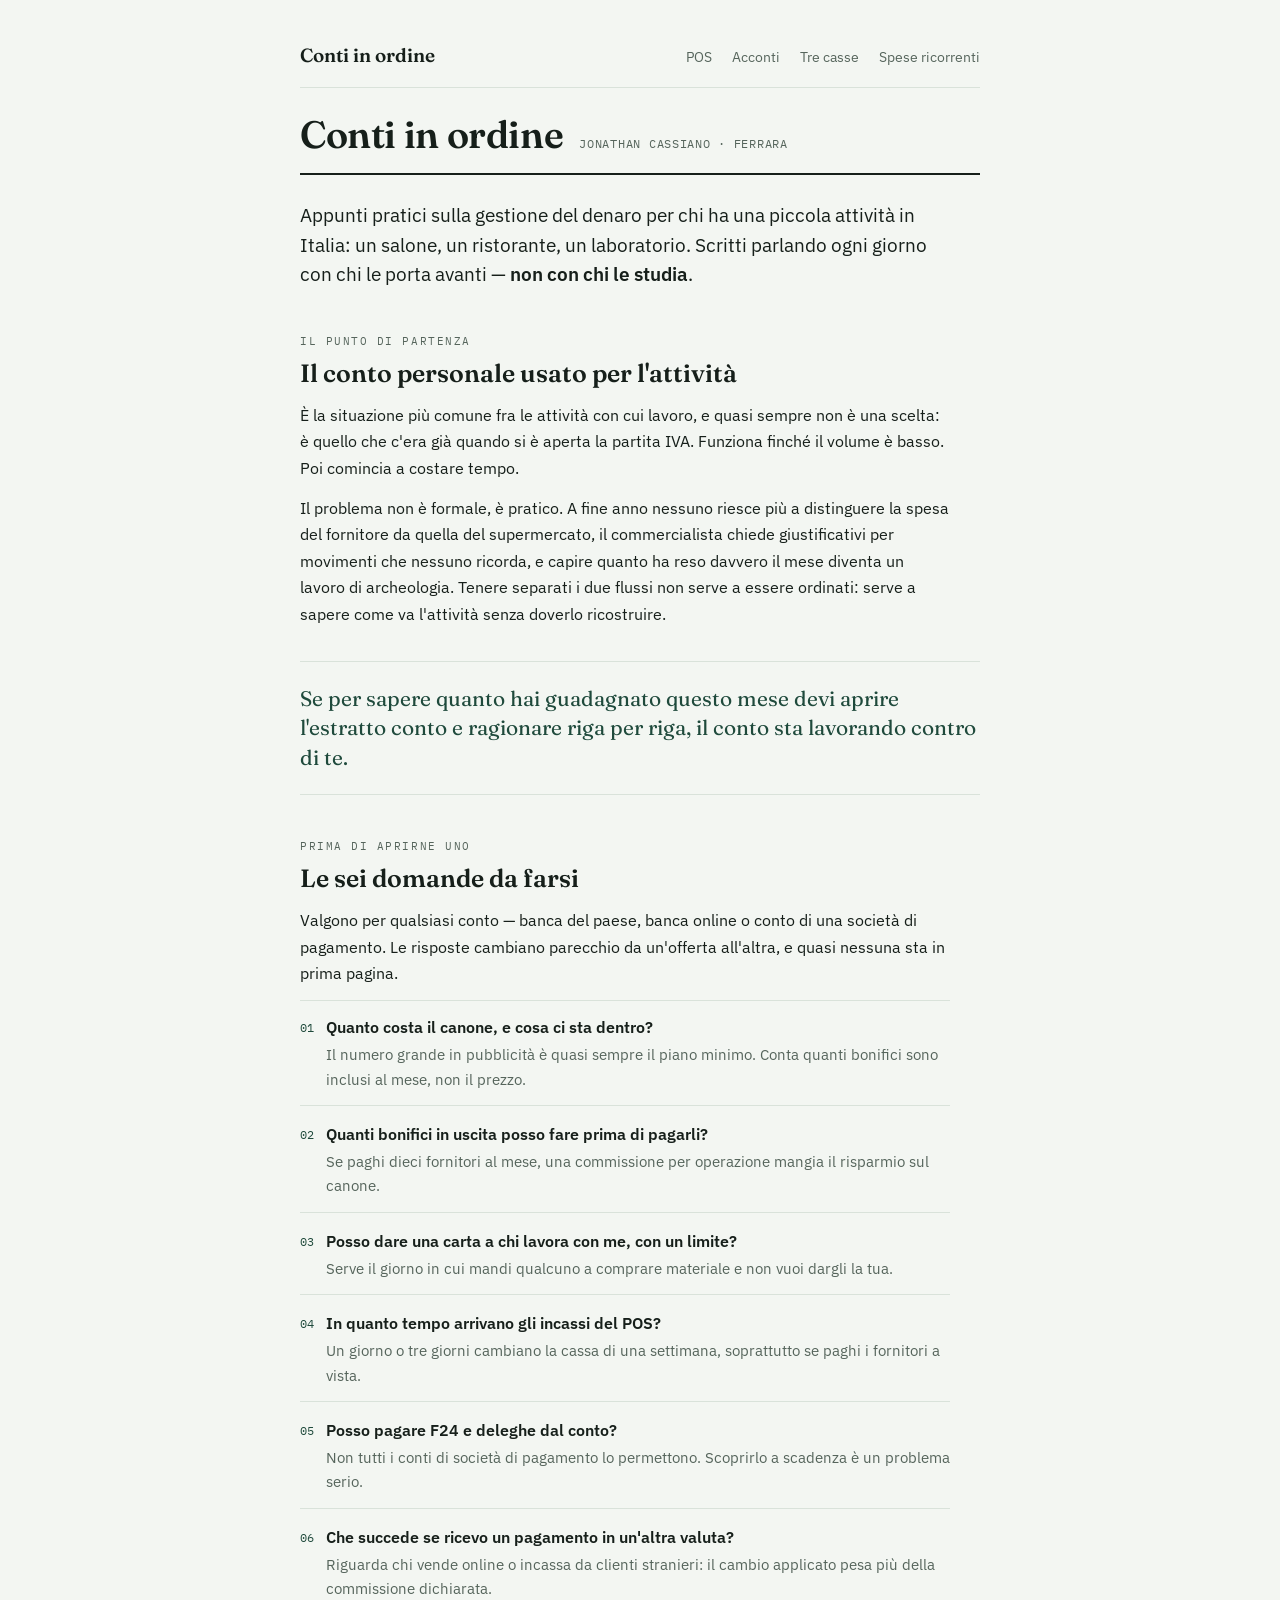
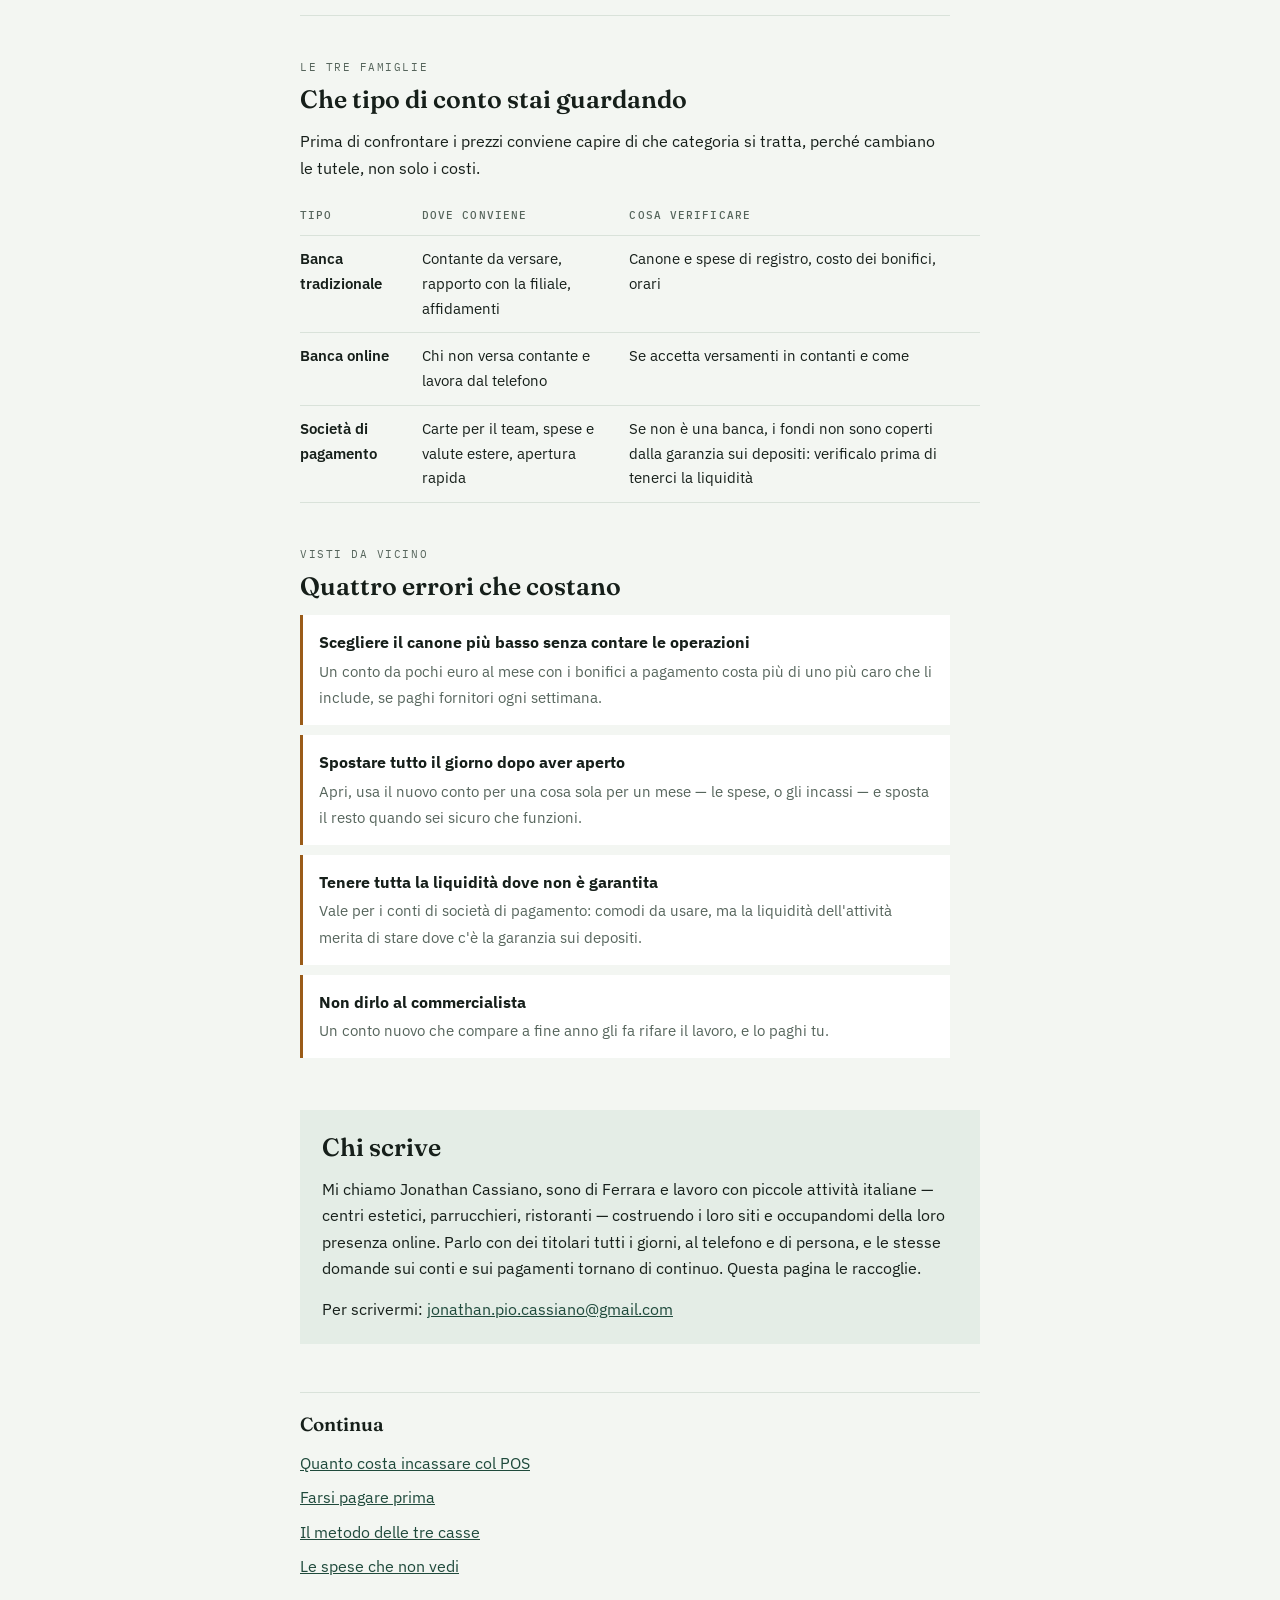
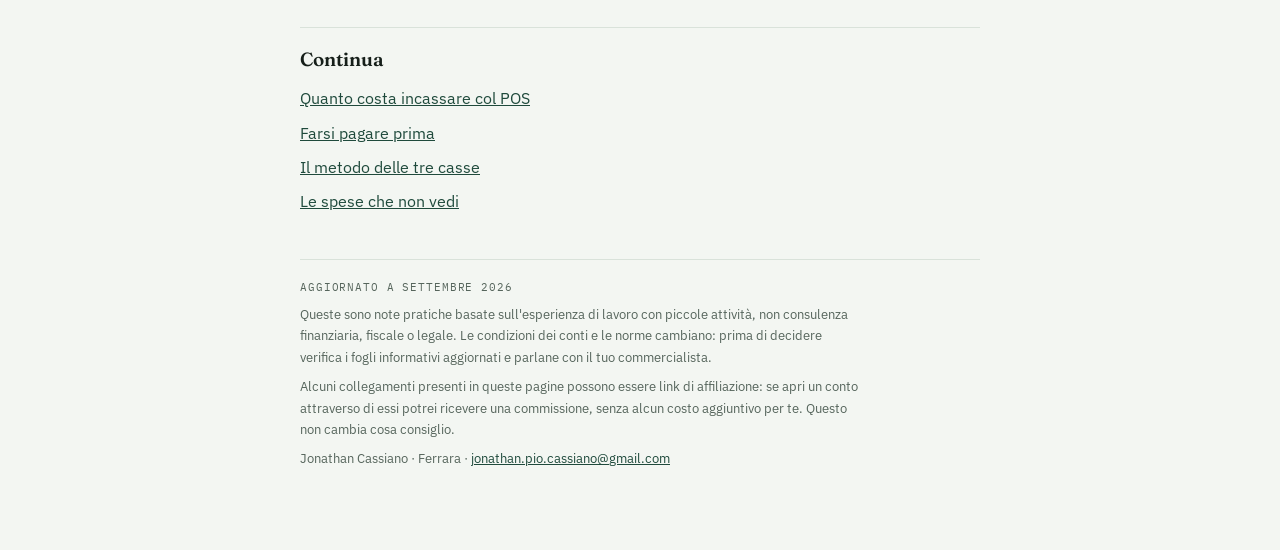
<file: index.html>
<!DOCTYPE html>
<html lang="it">
<head>
<meta charset="utf-8">
<meta name="viewport" content="width=device-width, initial-scale=1">
<title>Conti in ordine</title>
<meta name="description" content="Note pratiche sulla gestione del conto e dei pagamenti per piccole attività italiane: cosa verificare prima di aprire un conto aziendale, errori comuni, domande da fare.">
<meta name="author" content="Jonathan Cassiano">
<meta name='impact-site-verification' value='40c36279-f22e-408e-88b5-2db7e5e48806'>
<link rel="preconnect" href="https://fonts.googleapis.com">
<link rel="preconnect" href="https://fonts.gstatic.com" crossorigin>
<link rel="stylesheet" href="https://fonts.googleapis.com/css2?family=Fraunces:opsz,wght@9..144,400;9..144,600&family=IBM+Plex+Mono:wght@400;500&family=IBM+Plex+Sans:wght@400;500;600&display=swap">
<link rel="stylesheet" href="style.css">
</head>
<body>
<div class="wrap">
<nav class="sitenav">
  <a class="brand" href="index.html">Conti in ordine</a>
  <a href="pos.html">POS</a>
  <a href="acconti.html">Acconti</a>
  <a href="tre-casse.html">Tre casse</a>
  <a href="spese-invisibili.html">Spese ricorrenti</a>
</nav>
<header class="masthead">
    <h1>Conti in ordine</h1>
    <span class="by">Jonathan Cassiano · Ferrara</span>
  </header>

  <p class="standfirst">Appunti pratici sulla gestione del denaro per chi ha una piccola attività in Italia: un salone, un ristorante, un laboratorio. Scritti parlando ogni giorno con chi le porta avanti — <strong>non con chi le studia</strong>.</p>

  <section>
    <span class="eyebrow">Il punto di partenza</span>
    <h2>Il conto personale usato per l'attività</h2>
    <p>È la situazione più comune fra le attività con cui lavoro, e quasi sempre non è una scelta: è quello che c'era già quando si è aperta la partita IVA. Funziona finché il volume è basso. Poi comincia a costare tempo.</p>
    <p>Il problema non è formale, è pratico. A fine anno nessuno riesce più a distinguere la spesa del fornitore da quella del supermercato, il commercialista chiede giustificativi per movimenti che nessuno ricorda, e capire quanto ha reso davvero il mese diventa un lavoro di archeologia. Tenere separati i due flussi non serve a essere ordinati: serve a sapere come va l'attività senza doverlo ricostruire.</p>

    <div class="pull">Se per sapere quanto hai guadagnato questo mese devi aprire l'estratto conto e ragionare riga per riga, il conto sta lavorando contro di te.</div>
  </section>

  <section>
    <span class="eyebrow">Prima di aprirne uno</span>
    <h2>Le sei domande da farsi</h2>
    <p>Valgono per qualsiasi conto — banca del paese, banca online o conto di una società di pagamento. Le risposte cambiano parecchio da un'offerta all'altra, e quasi nessuna sta in prima pagina.</p>
    <ul class="checks">
      <li><span class="n">01</span><span><span class="q">Quanto costa il canone, e cosa ci sta dentro?</span><span class="why">Il numero grande in pubblicità è quasi sempre il piano minimo. Conta quanti bonifici sono inclusi al mese, non il prezzo.</span></span></li>
      <li><span class="n">02</span><span><span class="q">Quanti bonifici in uscita posso fare prima di pagarli?</span><span class="why">Se paghi dieci fornitori al mese, una commissione per operazione mangia il risparmio sul canone.</span></span></li>
      <li><span class="n">03</span><span><span class="q">Posso dare una carta a chi lavora con me, con un limite?</span><span class="why">Serve il giorno in cui mandi qualcuno a comprare materiale e non vuoi dargli la tua.</span></span></li>
      <li><span class="n">04</span><span><span class="q">In quanto tempo arrivano gli incassi del POS?</span><span class="why">Un giorno o tre giorni cambiano la cassa di una settimana, soprattutto se paghi i fornitori a vista.</span></span></li>
      <li><span class="n">05</span><span><span class="q">Posso pagare F24 e deleghe dal conto?</span><span class="why">Non tutti i conti di società di pagamento lo permettono. Scoprirlo a scadenza è un problema serio.</span></span></li>
      <li><span class="n">06</span><span><span class="q">Che succede se ricevo un pagamento in un'altra valuta?</span><span class="why">Riguarda chi vende online o incassa da clienti stranieri: il cambio applicato pesa più della commissione dichiarata.</span></span></li>
    </ul>
  </section>

  <section>
    <span class="eyebrow">Le tre famiglie</span>
    <h2>Che tipo di conto stai guardando</h2>
    <p>Prima di confrontare i prezzi conviene capire di che categoria si tratta, perché cambiano le tutele, non solo i costi.</p>
    <div class="scroller">
      <table class="compare">
        <thead>
          <tr><th scope="col">Tipo</th><th scope="col">Dove conviene</th><th scope="col">Cosa verificare</th></tr>
        </thead>
        <tbody>
          <tr><td>Banca tradizionale</td><td>Contante da versare, rapporto con la filiale, affidamenti</td><td>Canone e spese di registro, costo dei bonifici, orari</td></tr>
          <tr><td>Banca online</td><td>Chi non versa contante e lavora dal telefono</td><td>Se accetta versamenti in contanti e come</td></tr>
          <tr><td>Società di pagamento</td><td>Carte per il team, spese e valute estere, apertura rapida</td><td>Se non è una banca, i fondi non sono coperti dalla garanzia sui depositi: verificalo prima di tenerci la liquidità</td></tr>
        </tbody>
      </table>
    </div>
  </section>

  <section>
    <span class="eyebrow">Visti da vicino</span>
    <h2>Quattro errori che costano</h2>
    <ul class="mistakes">
      <li><b>Scegliere il canone più basso senza contare le operazioni</b><span>Un conto da pochi euro al mese con i bonifici a pagamento costa più di uno più caro che li include, se paghi fornitori ogni settimana.</span></li>
      <li><b>Spostare tutto il giorno dopo aver aperto</b><span>Apri, usa il nuovo conto per una cosa sola per un mese — le spese, o gli incassi — e sposta il resto quando sei sicuro che funzioni.</span></li>
      <li><b>Tenere tutta la liquidità dove non è garantita</b><span>Vale per i conti di società di pagamento: comodi da usare, ma la liquidità dell'attività merita di stare dove c'è la garanzia sui depositi.</span></li>
      <li><b>Non dirlo al commercialista</b><span>Un conto nuovo che compare a fine anno gli fa rifare il lavoro, e lo paghi tu.</span></li>
    </ul>
  </section>

  <section class="about">
    <h2>Chi scrive</h2>
    <p>Mi chiamo Jonathan Cassiano, sono di Ferrara e lavoro con piccole attività italiane — centri estetici, parrucchieri, ristoranti — costruendo i loro siti e occupandomi della loro presenza online. Parlo con dei titolari tutti i giorni, al telefono e di persona, e le stesse domande sui conti e sui pagamenti tornano di continuo. Questa pagina le raccoglie.</p>
    <p>Per scrivermi: <a href="mailto:jonathan.pio.cassiano@gmail.com">jonathan.pio.cassiano@gmail.com</a></p>
  </section>

  <section class="next">
<h2>Continua</h2>
<ul>
<li><a href="pos.html">Quanto costa incassare col POS</a></li>
<li><a href="acconti.html">Farsi pagare prima</a></li>
<li><a href="tre-casse.html">Il metodo delle tre casse</a></li>
<li><a href="spese-invisibili.html">Le spese che non vedi</a></li>
</ul>
</section>
<section class="next">
<h2>Continua</h2>
<ul>
<li><a href="pos.html">Quanto costa incassare col POS</a></li>
<li><a href="acconti.html">Farsi pagare prima</a></li>
<li><a href="tre-casse.html">Il metodo delle tre casse</a></li>
<li><a href="spese-invisibili.html">Le spese che non vedi</a></li>
</ul>
</section>
<footer>
<p class="updated">Aggiornato a settembre 2026</p>
<p>Queste sono note pratiche basate sull'esperienza di lavoro con piccole attività, non consulenza finanziaria, fiscale o legale. Le condizioni dei conti e le norme cambiano: prima di decidere verifica i fogli informativi aggiornati e parlane con il tuo commercialista.</p>
<p>Alcuni collegamenti presenti in queste pagine possono essere link di affiliazione: se apri un conto attraverso di essi potrei ricevere una commissione, senza alcun costo aggiuntivo per te. Questo non cambia cosa consiglio.</p>
<p>Jonathan Cassiano · Ferrara · <a href="mailto:jonathan.pio.cassiano@gmail.com">jonathan.pio.cassiano@gmail.com</a></p>
</footer>
</div>
</body>
</html>
</file>
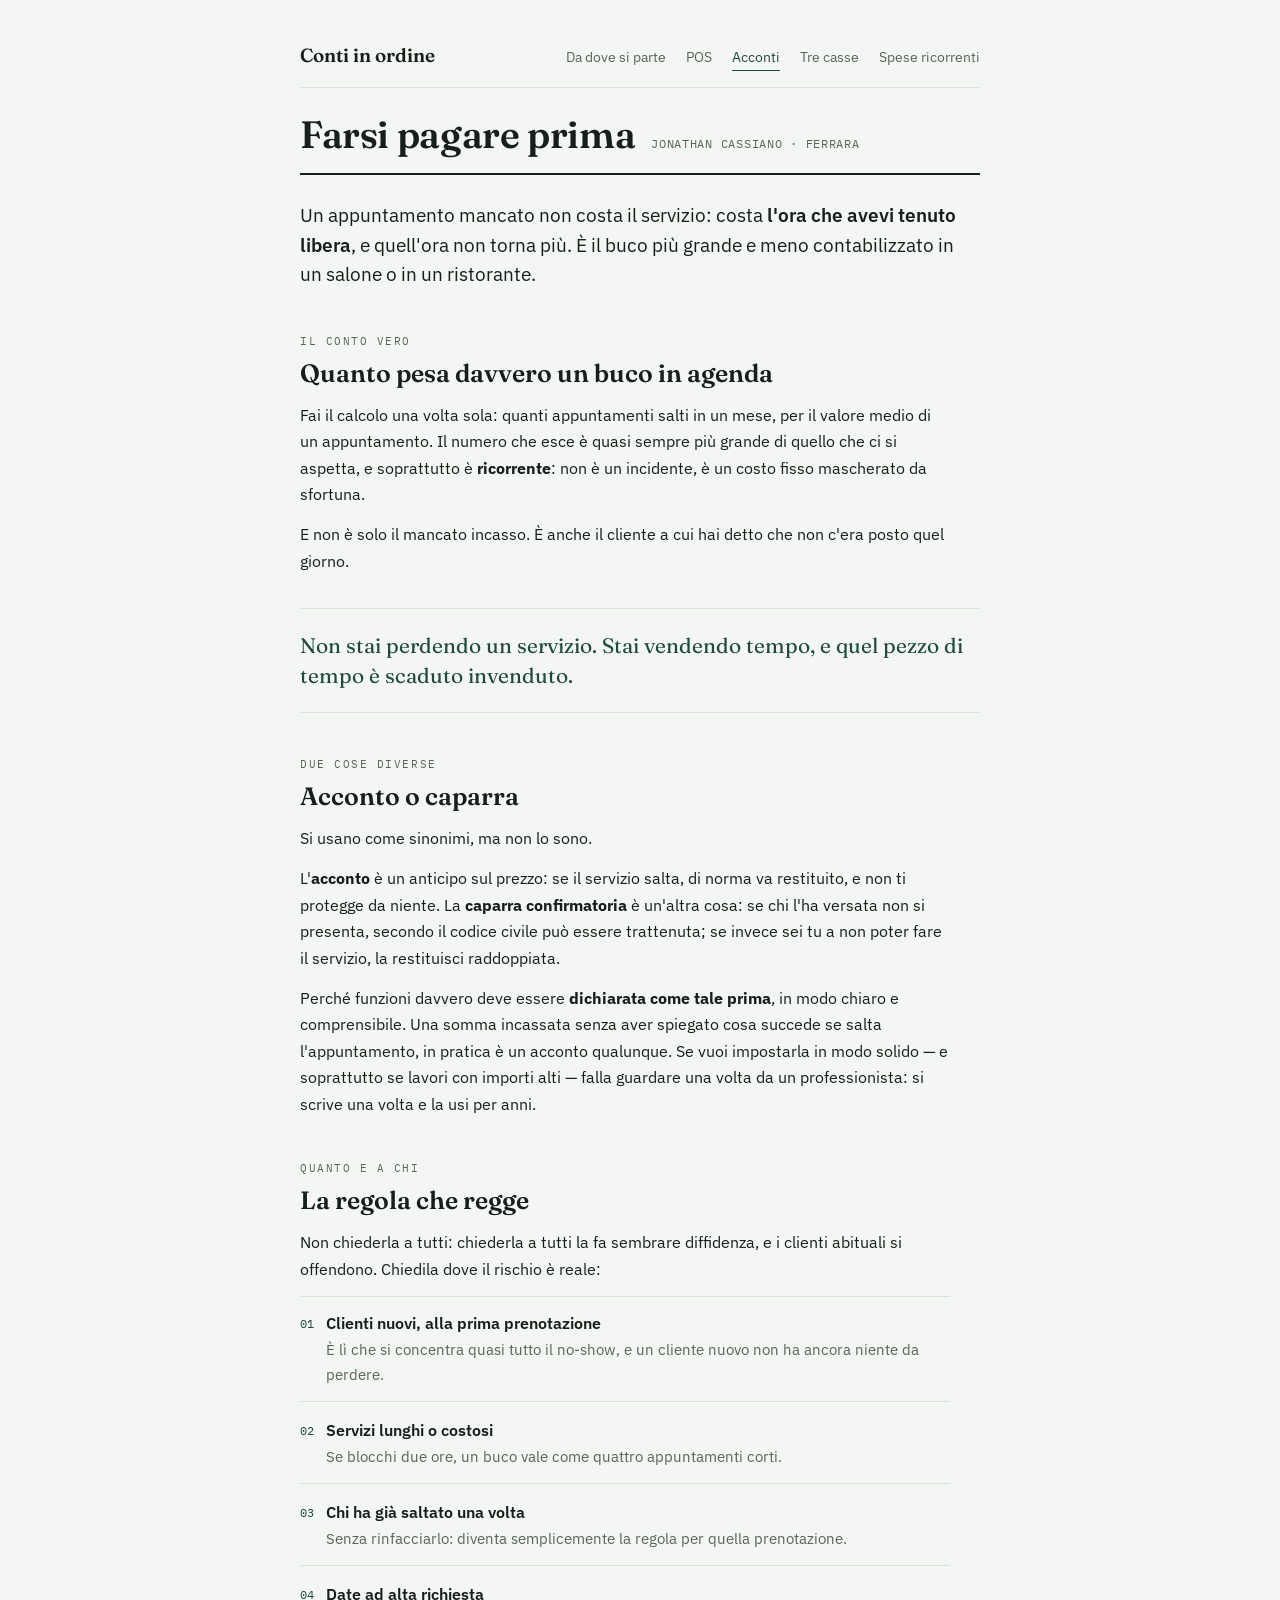
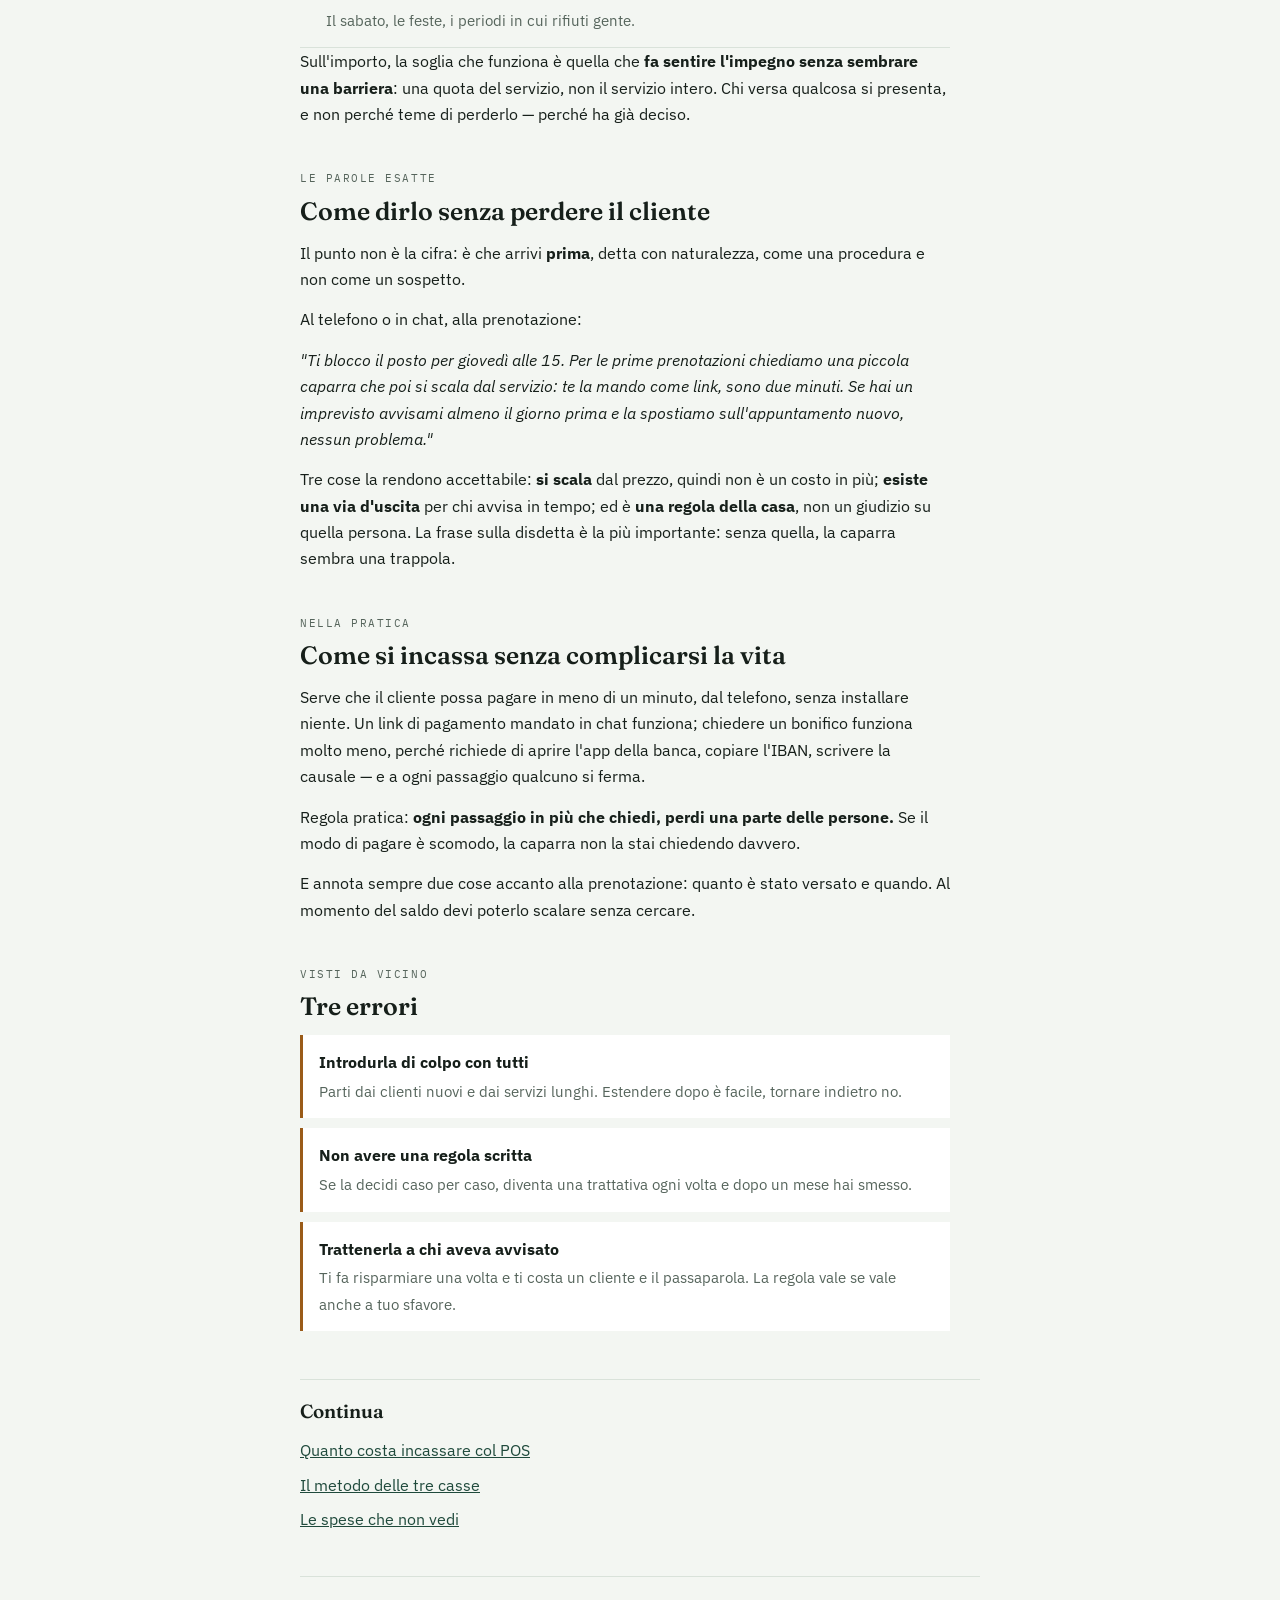
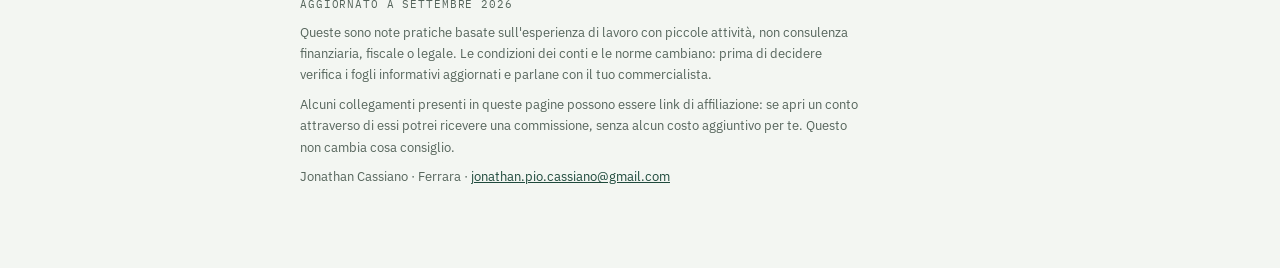
<file: acconti.html>
<!DOCTYPE html>
<html lang="it">
<head>
<meta charset="utf-8">
<meta name="viewport" content="width=device-width, initial-scale=1">
<title>Farsi pagare prima · Conti in ordine</title>
<meta name="description" content="Acconto o caparra per ridurre gli appuntamenti mancati: quanto chiedere, come dirlo al cliente senza perderlo, cosa scrivere nella conferma.">
<meta name="author" content="Jonathan Cassiano">
<meta name='impact-site-verification' value='40c36279-f22e-408e-88b5-2db7e5e48806'>
<link rel="preconnect" href="https://fonts.googleapis.com">
<link rel="preconnect" href="https://fonts.gstatic.com" crossorigin>
<link rel="stylesheet" href="https://fonts.googleapis.com/css2?family=Fraunces:opsz,wght@9..144,400;9..144,600&family=IBM+Plex+Mono:wght@400;500&family=IBM+Plex+Sans:wght@400;500;600&display=swap">
<link rel="stylesheet" href="style.css">
</head>
<body>
<div class="wrap">
<nav class="sitenav">
  <a class="brand" href="index.html">Conti in ordine</a>
  <a href="index.html">Da dove si parte</a>
  <a href="pos.html">POS</a>
  <a href="acconti.html" aria-current="page">Acconti</a>
  <a href="tre-casse.html">Tre casse</a>
  <a href="spese-invisibili.html">Spese ricorrenti</a>
</nav>

<header class="masthead">
  <h1>Farsi pagare prima</h1>
  <span class="by">Jonathan Cassiano · Ferrara</span>
</header>

<p class="standfirst">Un appuntamento mancato non costa il servizio: costa <strong>l'ora che avevi tenuto libera</strong>, e quell'ora non torna più. È il buco più grande e meno contabilizzato in un salone o in un ristorante.</p>

<section>
  <span class="eyebrow">Il conto vero</span>
  <h2>Quanto pesa davvero un buco in agenda</h2>
  <p>Fai il calcolo una volta sola: quanti appuntamenti salti in un mese, per il valore medio di un appuntamento. Il numero che esce è quasi sempre più grande di quello che ci si aspetta, e soprattutto è <strong>ricorrente</strong>: non è un incidente, è un costo fisso mascherato da sfortuna.</p>
  <p>E non è solo il mancato incasso. È anche il cliente a cui hai detto che non c'era posto quel giorno.</p>

  <div class="pull">Non stai perdendo un servizio. Stai vendendo tempo, e quel pezzo di tempo è scaduto invenduto.</div>
</section>

<section>
  <span class="eyebrow">Due cose diverse</span>
  <h2>Acconto o caparra</h2>
  <p>Si usano come sinonimi, ma non lo sono.</p>
  <p>L'<strong>acconto</strong> è un anticipo sul prezzo: se il servizio salta, di norma va restituito, e non ti protegge da niente. La <strong>caparra confirmatoria</strong> è un'altra cosa: se chi l'ha versata non si presenta, secondo il codice civile può essere trattenuta; se invece sei tu a non poter fare il servizio, la restituisci raddoppiata.</p>
  <p>Perché funzioni davvero deve essere <strong>dichiarata come tale prima</strong>, in modo chiaro e comprensibile. Una somma incassata senza aver spiegato cosa succede se salta l'appuntamento, in pratica è un acconto qualunque. Se vuoi impostarla in modo solido — e soprattutto se lavori con importi alti — falla guardare una volta da un professionista: si scrive una volta e la usi per anni.</p>
</section>

<section>
  <span class="eyebrow">Quanto e a chi</span>
  <h2>La regola che regge</h2>
  <p>Non chiederla a tutti: chiederla a tutti la fa sembrare diffidenza, e i clienti abituali si offendono. Chiedila dove il rischio è reale:</p>
  <ul class="checks">
    <li><span class="n">01</span><span><span class="q">Clienti nuovi, alla prima prenotazione</span><span class="why">È lì che si concentra quasi tutto il no-show, e un cliente nuovo non ha ancora niente da perdere.</span></span></li>
    <li><span class="n">02</span><span><span class="q">Servizi lunghi o costosi</span><span class="why">Se blocchi due ore, un buco vale come quattro appuntamenti corti.</span></span></li>
    <li><span class="n">03</span><span><span class="q">Chi ha già saltato una volta</span><span class="why">Senza rinfacciarlo: diventa semplicemente la regola per quella prenotazione.</span></span></li>
    <li><span class="n">04</span><span><span class="q">Date ad alta richiesta</span><span class="why">Il sabato, le feste, i periodi in cui rifiuti gente.</span></span></li>
  </ul>
  <p>Sull'importo, la soglia che funziona è quella che <strong>fa sentire l'impegno senza sembrare una barriera</strong>: una quota del servizio, non il servizio intero. Chi versa qualcosa si presenta, e non perché teme di perderlo — perché ha già deciso.</p>
</section>

<section>
  <span class="eyebrow">Le parole esatte</span>
  <h2>Come dirlo senza perdere il cliente</h2>
  <p>Il punto non è la cifra: è che arrivi <strong>prima</strong>, detta con naturalezza, come una procedura e non come un sospetto.</p>
  <p>Al telefono o in chat, alla prenotazione:</p>
  <p><em>"Ti blocco il posto per giovedì alle 15. Per le prime prenotazioni chiediamo una piccola caparra che poi si scala dal servizio: te la mando come link, sono due minuti. Se hai un imprevisto avvisami almeno il giorno prima e la spostiamo sull'appuntamento nuovo, nessun problema."</em></p>
  <p>Tre cose la rendono accettabile: <strong>si scala</strong> dal prezzo, quindi non è un costo in più; <strong>esiste una via d'uscita</strong> per chi avvisa in tempo; ed è <strong>una regola della casa</strong>, non un giudizio su quella persona. La frase sulla disdetta è la più importante: senza quella, la caparra sembra una trappola.</p>
</section>

<section>
  <span class="eyebrow">Nella pratica</span>
  <h2>Come si incassa senza complicarsi la vita</h2>
  <p>Serve che il cliente possa pagare in meno di un minuto, dal telefono, senza installare niente. Un link di pagamento mandato in chat funziona; chiedere un bonifico funziona molto meno, perché richiede di aprire l'app della banca, copiare l'IBAN, scrivere la causale — e a ogni passaggio qualcuno si ferma.</p>
  <p>Regola pratica: <strong>ogni passaggio in più che chiedi, perdi una parte delle persone.</strong> Se il modo di pagare è scomodo, la caparra non la stai chiedendo davvero.</p>
  <p>E annota sempre due cose accanto alla prenotazione: quanto è stato versato e quando. Al momento del saldo devi poterlo scalare senza cercare.</p>
</section>

<section>
  <span class="eyebrow">Visti da vicino</span>
  <h2>Tre errori</h2>
  <ul class="mistakes">
    <li><b>Introdurla di colpo con tutti</b><span>Parti dai clienti nuovi e dai servizi lunghi. Estendere dopo è facile, tornare indietro no.</span></li>
    <li><b>Non avere una regola scritta</b><span>Se la decidi caso per caso, diventa una trattativa ogni volta e dopo un mese hai smesso.</span></li>
    <li><b>Trattenerla a chi aveva avvisato</b><span>Ti fa risparmiare una volta e ti costa un cliente e il passaparola. La regola vale se vale anche a tuo sfavore.</span></li>
  </ul>
</section>
<section class="next">
<h2>Continua</h2>
<ul>
<li><a href="pos.html">Quanto costa incassare col POS</a></li>
<li><a href="tre-casse.html">Il metodo delle tre casse</a></li>
<li><a href="spese-invisibili.html">Le spese che non vedi</a></li>
</ul>
</section>
<footer>
<p class="updated">Aggiornato a settembre 2026</p>
<p>Queste sono note pratiche basate sull'esperienza di lavoro con piccole attività, non consulenza finanziaria, fiscale o legale. Le condizioni dei conti e le norme cambiano: prima di decidere verifica i fogli informativi aggiornati e parlane con il tuo commercialista.</p>
<p>Alcuni collegamenti presenti in queste pagine possono essere link di affiliazione: se apri un conto attraverso di essi potrei ricevere una commissione, senza alcun costo aggiuntivo per te. Questo non cambia cosa consiglio.</p>
<p>Jonathan Cassiano · Ferrara · <a href="mailto:jonathan.pio.cassiano@gmail.com">jonathan.pio.cassiano@gmail.com</a></p>
</footer>
</div>
</body>
</html>
</file>
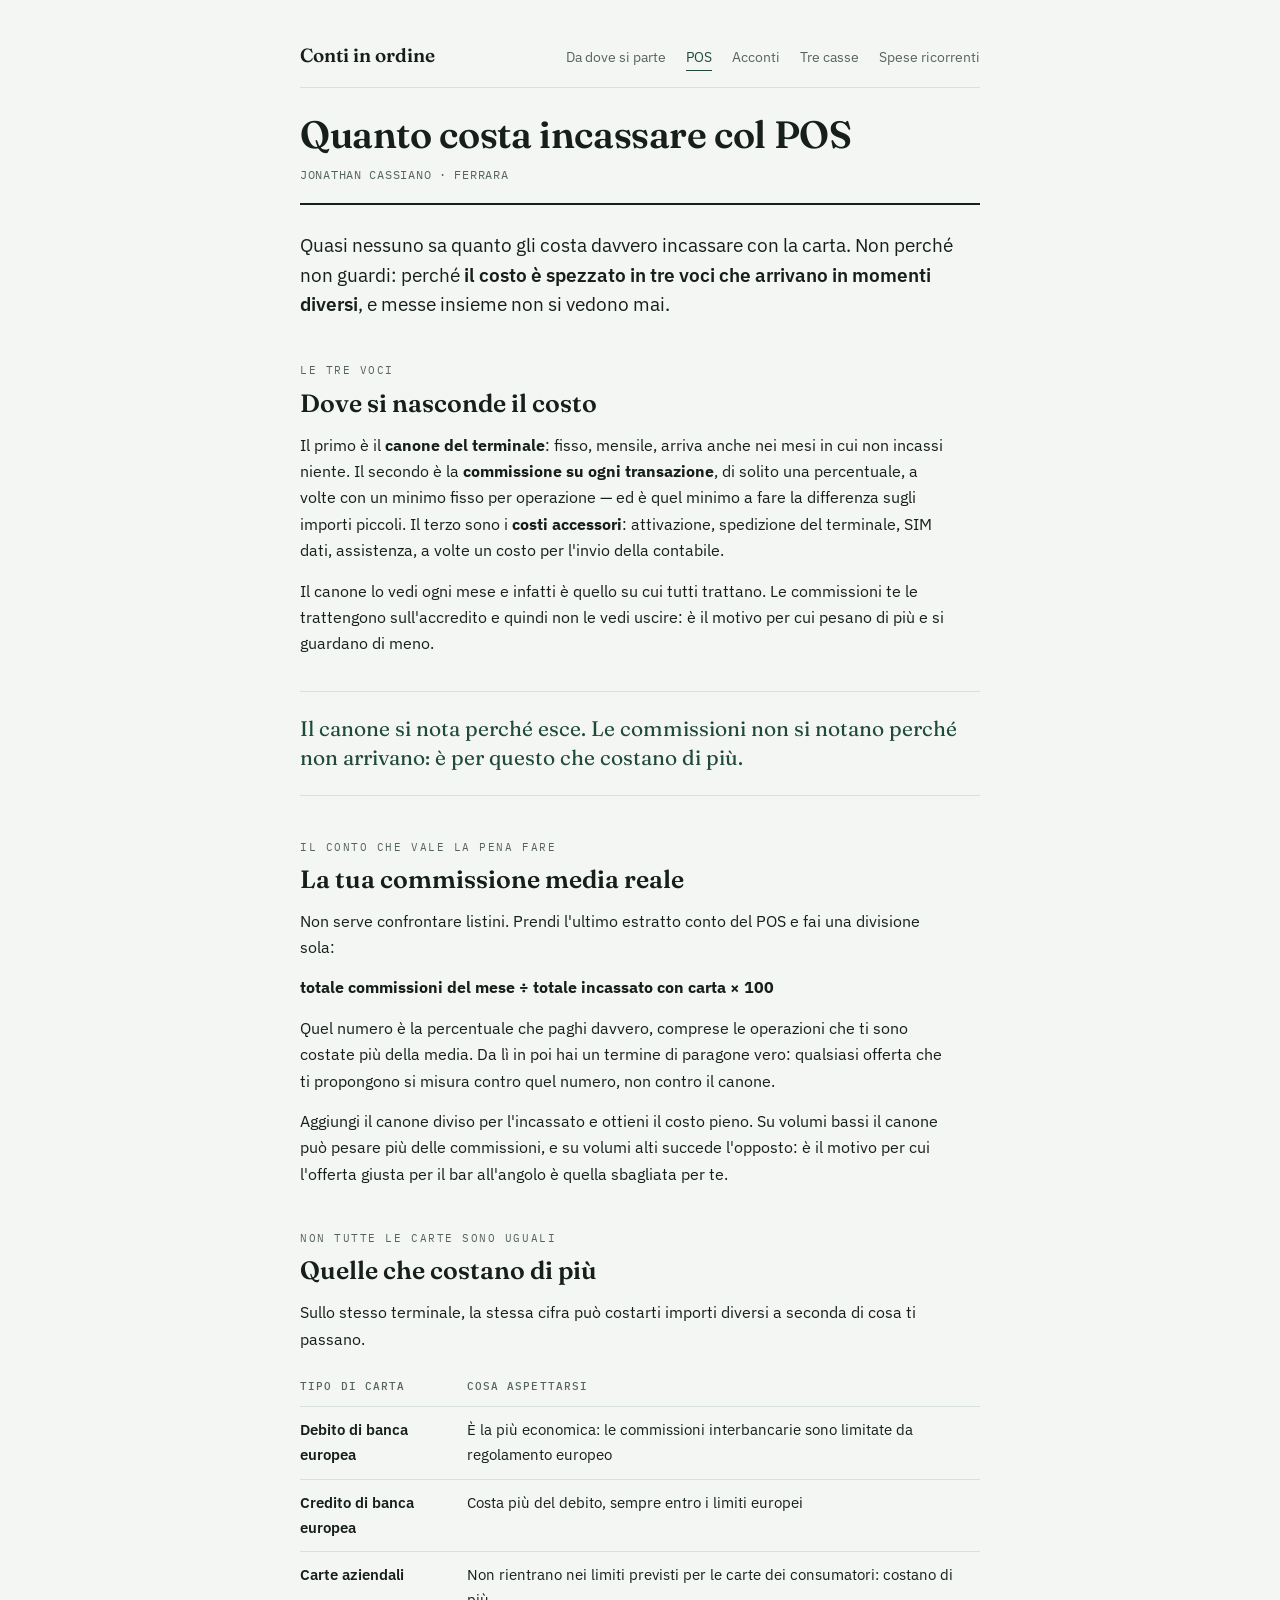
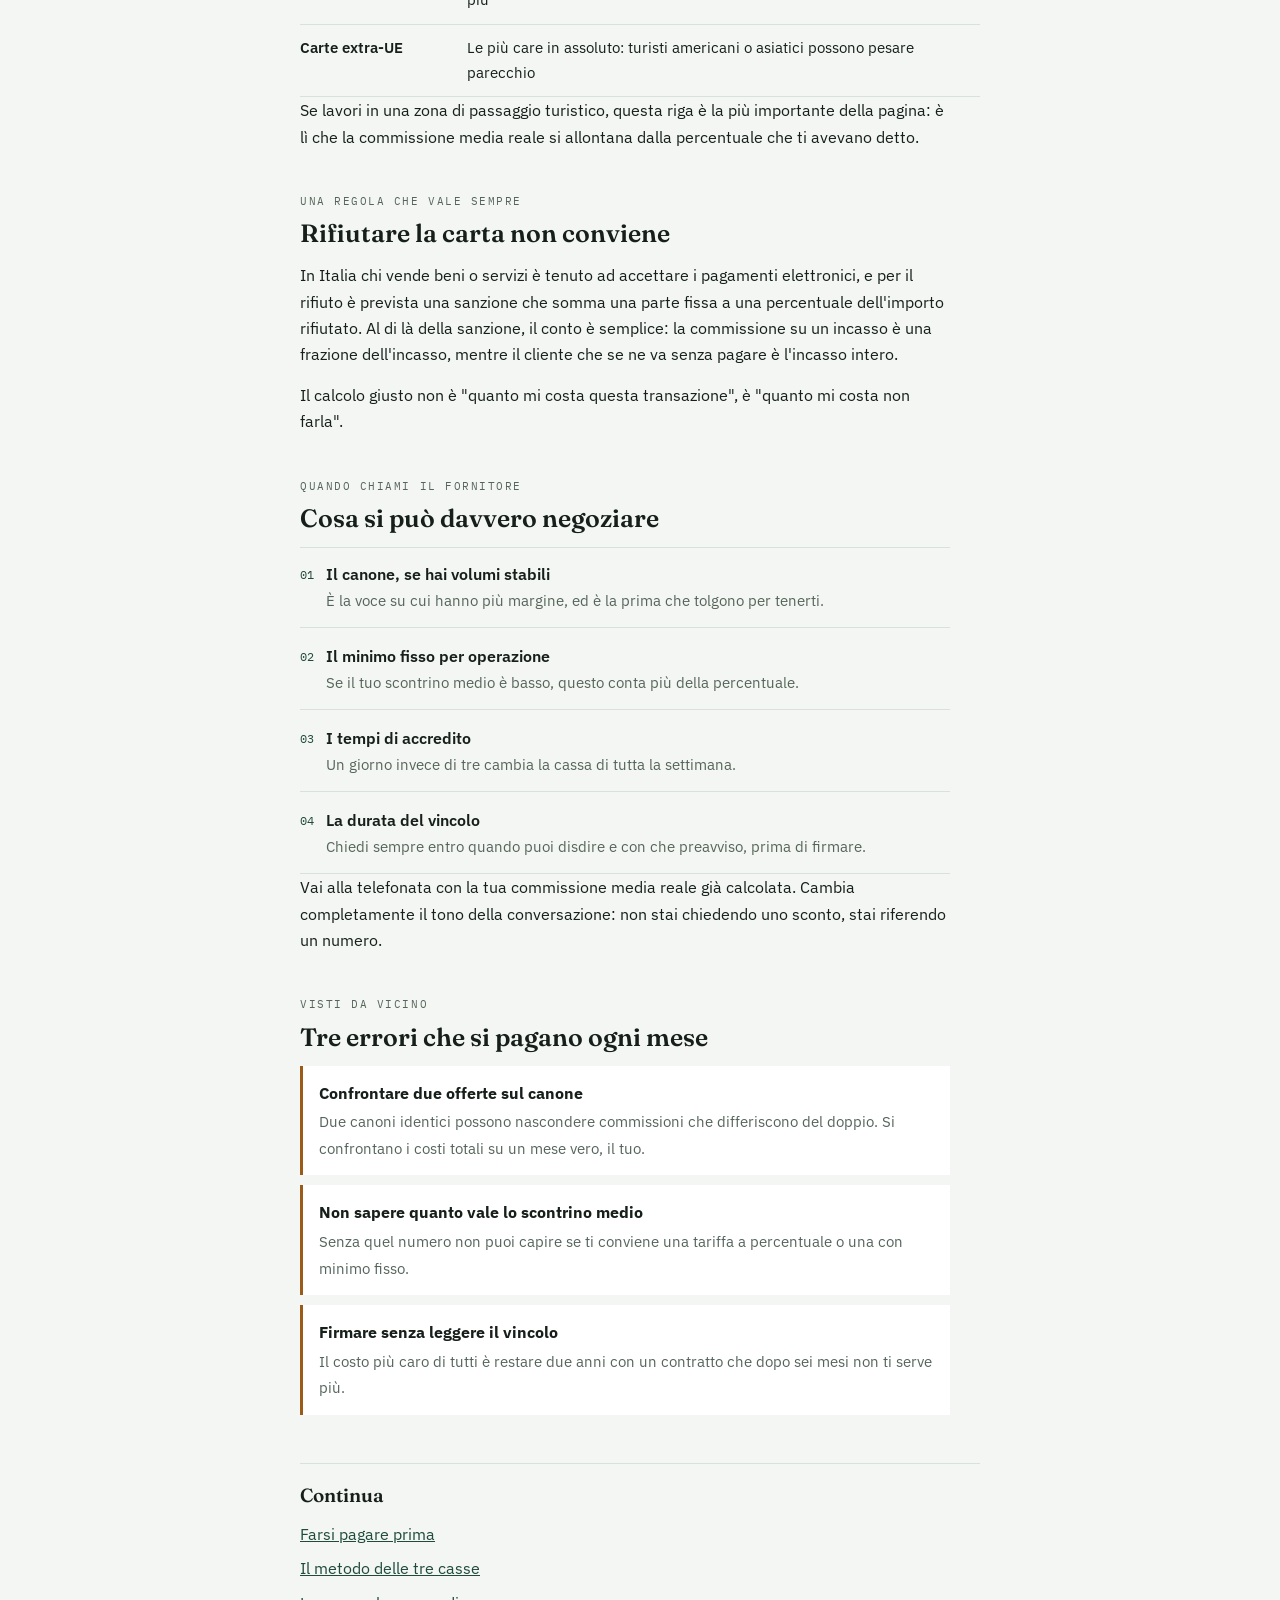
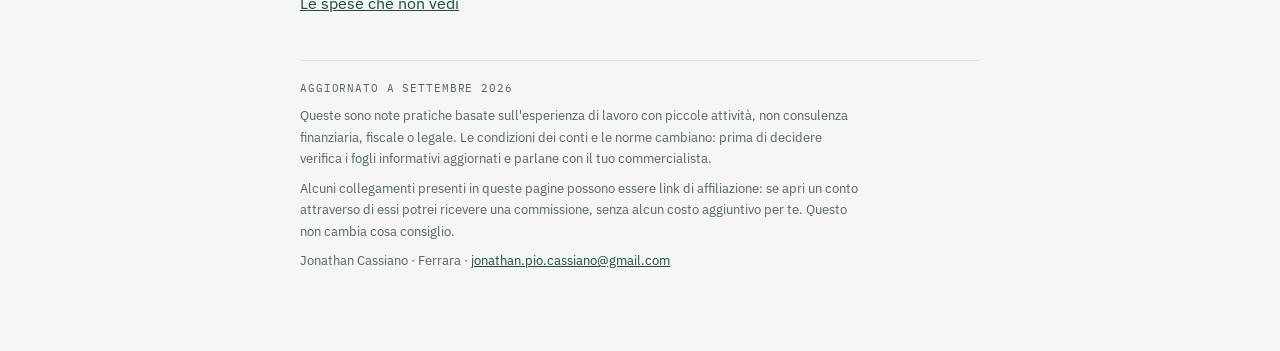
<file: pos.html>
<!DOCTYPE html>
<html lang="it">
<head>
<meta charset="utf-8">
<meta name="viewport" content="width=device-width, initial-scale=1">
<title>Quanto costa incassare col POS · Conti in ordine</title>
<meta name="description" content="Come si legge davvero il costo di un POS: canone, commissione per transazione, carte che costano di più, e cosa si può negoziare.">
<meta name="author" content="Jonathan Cassiano">
<meta name='impact-site-verification' value='40c36279-f22e-408e-88b5-2db7e5e48806'>
<link rel="preconnect" href="https://fonts.googleapis.com">
<link rel="preconnect" href="https://fonts.gstatic.com" crossorigin>
<link rel="stylesheet" href="https://fonts.googleapis.com/css2?family=Fraunces:opsz,wght@9..144,400;9..144,600&family=IBM+Plex+Mono:wght@400;500&family=IBM+Plex+Sans:wght@400;500;600&display=swap">
<link rel="stylesheet" href="style.css">
</head>
<body>
<div class="wrap">
<nav class="sitenav">
  <a class="brand" href="index.html">Conti in ordine</a>
  <a href="index.html">Da dove si parte</a>
  <a href="pos.html" aria-current="page">POS</a>
  <a href="acconti.html">Acconti</a>
  <a href="tre-casse.html">Tre casse</a>
  <a href="spese-invisibili.html">Spese ricorrenti</a>
</nav>

<header class="masthead">
  <h1>Quanto costa incassare col POS</h1>
  <span class="by">Jonathan Cassiano · Ferrara</span>
</header>

<p class="standfirst">Quasi nessuno sa quanto gli costa davvero incassare con la carta. Non perché non guardi: perché <strong>il costo è spezzato in tre voci che arrivano in momenti diversi</strong>, e messe insieme non si vedono mai.</p>

<section>
  <span class="eyebrow">Le tre voci</span>
  <h2>Dove si nasconde il costo</h2>
  <p>Il primo è il <strong>canone del terminale</strong>: fisso, mensile, arriva anche nei mesi in cui non incassi niente. Il secondo è la <strong>commissione su ogni transazione</strong>, di solito una percentuale, a volte con un minimo fisso per operazione — ed è quel minimo a fare la differenza sugli importi piccoli. Il terzo sono i <strong>costi accessori</strong>: attivazione, spedizione del terminale, SIM dati, assistenza, a volte un costo per l'invio della contabile.</p>
  <p>Il canone lo vedi ogni mese e infatti è quello su cui tutti trattano. Le commissioni te le trattengono sull'accredito e quindi non le vedi uscire: è il motivo per cui pesano di più e si guardano di meno.</p>

  <div class="pull">Il canone si nota perché esce. Le commissioni non si notano perché non arrivano: è per questo che costano di più.</div>
</section>

<section>
  <span class="eyebrow">Il conto che vale la pena fare</span>
  <h2>La tua commissione media reale</h2>
  <p>Non serve confrontare listini. Prendi l'ultimo estratto conto del POS e fai una divisione sola:</p>
  <p><strong>totale commissioni del mese ÷ totale incassato con carta × 100</strong></p>
  <p>Quel numero è la percentuale che paghi davvero, comprese le operazioni che ti sono costate più della media. Da lì in poi hai un termine di paragone vero: qualsiasi offerta che ti propongono si misura contro quel numero, non contro il canone.</p>
  <p>Aggiungi il canone diviso per l'incassato e ottieni il costo pieno. Su volumi bassi il canone può pesare più delle commissioni, e su volumi alti succede l'opposto: è il motivo per cui l'offerta giusta per il bar all'angolo è quella sbagliata per te.</p>
</section>

<section>
  <span class="eyebrow">Non tutte le carte sono uguali</span>
  <h2>Quelle che costano di più</h2>
  <p>Sullo stesso terminale, la stessa cifra può costarti importi diversi a seconda di cosa ti passano.</p>
  <div class="scroller">
    <table class="compare">
      <thead><tr><th scope="col">Tipo di carta</th><th scope="col">Cosa aspettarsi</th></tr></thead>
      <tbody>
        <tr><td>Debito di banca europea</td><td>È la più economica: le commissioni interbancarie sono limitate da regolamento europeo</td></tr>
        <tr><td>Credito di banca europea</td><td>Costa più del debito, sempre entro i limiti europei</td></tr>
        <tr><td>Carte aziendali</td><td>Non rientrano nei limiti previsti per le carte dei consumatori: costano di più</td></tr>
        <tr><td>Carte extra-UE</td><td>Le più care in assoluto: turisti americani o asiatici possono pesare parecchio</td></tr>
      </tbody>
    </table>
  </div>
  <p>Se lavori in una zona di passaggio turistico, questa riga è la più importante della pagina: è lì che la commissione media reale si allontana dalla percentuale che ti avevano detto.</p>
</section>

<section>
  <span class="eyebrow">Una regola che vale sempre</span>
  <h2>Rifiutare la carta non conviene</h2>
  <p>In Italia chi vende beni o servizi è tenuto ad accettare i pagamenti elettronici, e per il rifiuto è prevista una sanzione che somma una parte fissa a una percentuale dell'importo rifiutato. Al di là della sanzione, il conto è semplice: la commissione su un incasso è una frazione dell'incasso, mentre il cliente che se ne va senza pagare è l'incasso intero.</p>
  <p>Il calcolo giusto non è "quanto mi costa questa transazione", è "quanto mi costa non farla".</p>
</section>

<section>
  <span class="eyebrow">Quando chiami il fornitore</span>
  <h2>Cosa si può davvero negoziare</h2>
  <ul class="checks">
    <li><span class="n">01</span><span><span class="q">Il canone, se hai volumi stabili</span><span class="why">È la voce su cui hanno più margine, ed è la prima che tolgono per tenerti.</span></span></li>
    <li><span class="n">02</span><span><span class="q">Il minimo fisso per operazione</span><span class="why">Se il tuo scontrino medio è basso, questo conta più della percentuale.</span></span></li>
    <li><span class="n">03</span><span><span class="q">I tempi di accredito</span><span class="why">Un giorno invece di tre cambia la cassa di tutta la settimana.</span></span></li>
    <li><span class="n">04</span><span><span class="q">La durata del vincolo</span><span class="why">Chiedi sempre entro quando puoi disdire e con che preavviso, prima di firmare.</span></span></li>
  </ul>
  <p>Vai alla telefonata con la tua commissione media reale già calcolata. Cambia completamente il tono della conversazione: non stai chiedendo uno sconto, stai riferendo un numero.</p>
</section>

<section>
  <span class="eyebrow">Visti da vicino</span>
  <h2>Tre errori che si pagano ogni mese</h2>
  <ul class="mistakes">
    <li><b>Confrontare due offerte sul canone</b><span>Due canoni identici possono nascondere commissioni che differiscono del doppio. Si confrontano i costi totali su un mese vero, il tuo.</span></li>
    <li><b>Non sapere quanto vale lo scontrino medio</b><span>Senza quel numero non puoi capire se ti conviene una tariffa a percentuale o una con minimo fisso.</span></li>
    <li><b>Firmare senza leggere il vincolo</b><span>Il costo più caro di tutti è restare due anni con un contratto che dopo sei mesi non ti serve più.</span></li>
  </ul>
</section>
<section class="next">
<h2>Continua</h2>
<ul>
<li><a href="acconti.html">Farsi pagare prima</a></li>
<li><a href="tre-casse.html">Il metodo delle tre casse</a></li>
<li><a href="spese-invisibili.html">Le spese che non vedi</a></li>
</ul>
</section>
<footer>
<p class="updated">Aggiornato a settembre 2026</p>
<p>Queste sono note pratiche basate sull'esperienza di lavoro con piccole attività, non consulenza finanziaria, fiscale o legale. Le condizioni dei conti e le norme cambiano: prima di decidere verifica i fogli informativi aggiornati e parlane con il tuo commercialista.</p>
<p>Alcuni collegamenti presenti in queste pagine possono essere link di affiliazione: se apri un conto attraverso di essi potrei ricevere una commissione, senza alcun costo aggiuntivo per te. Questo non cambia cosa consiglio.</p>
<p>Jonathan Cassiano · Ferrara · <a href="mailto:jonathan.pio.cassiano@gmail.com">jonathan.pio.cassiano@gmail.com</a></p>
</footer>
</div>
</body>
</html>
</file>
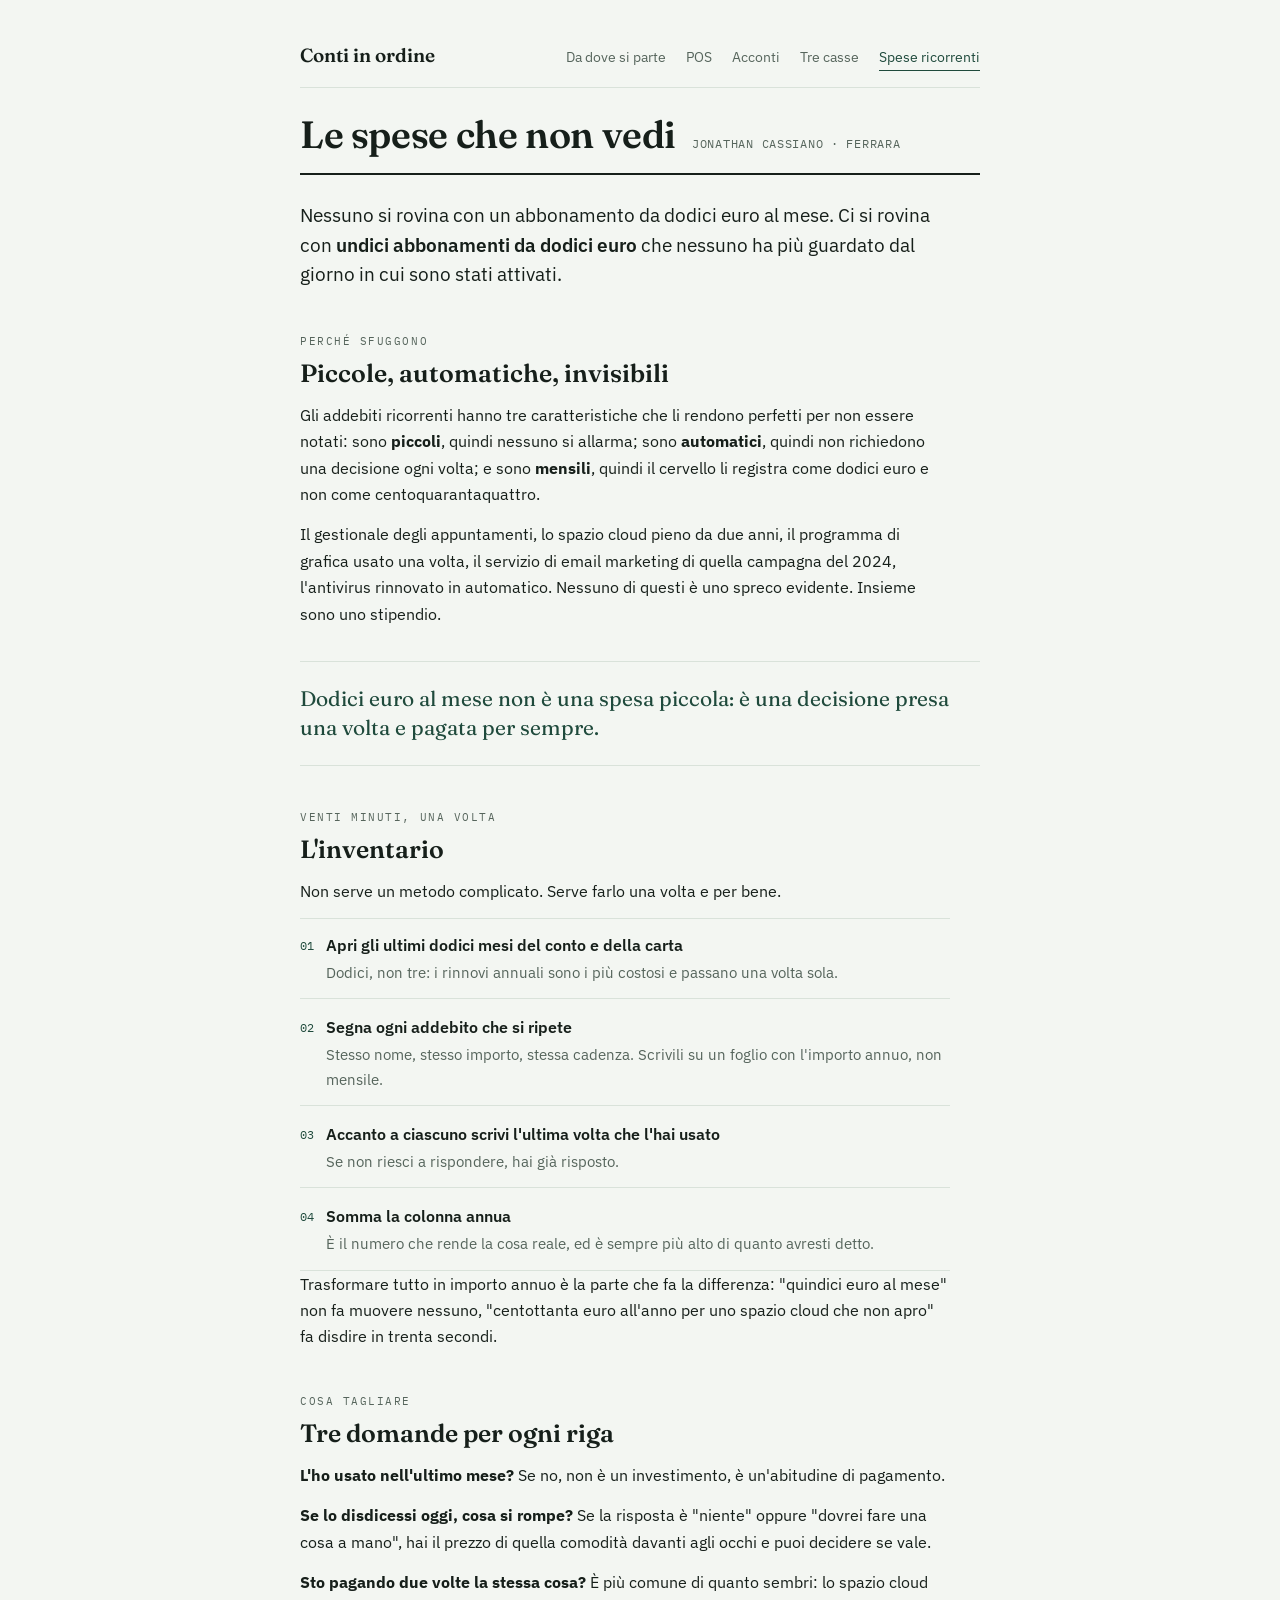
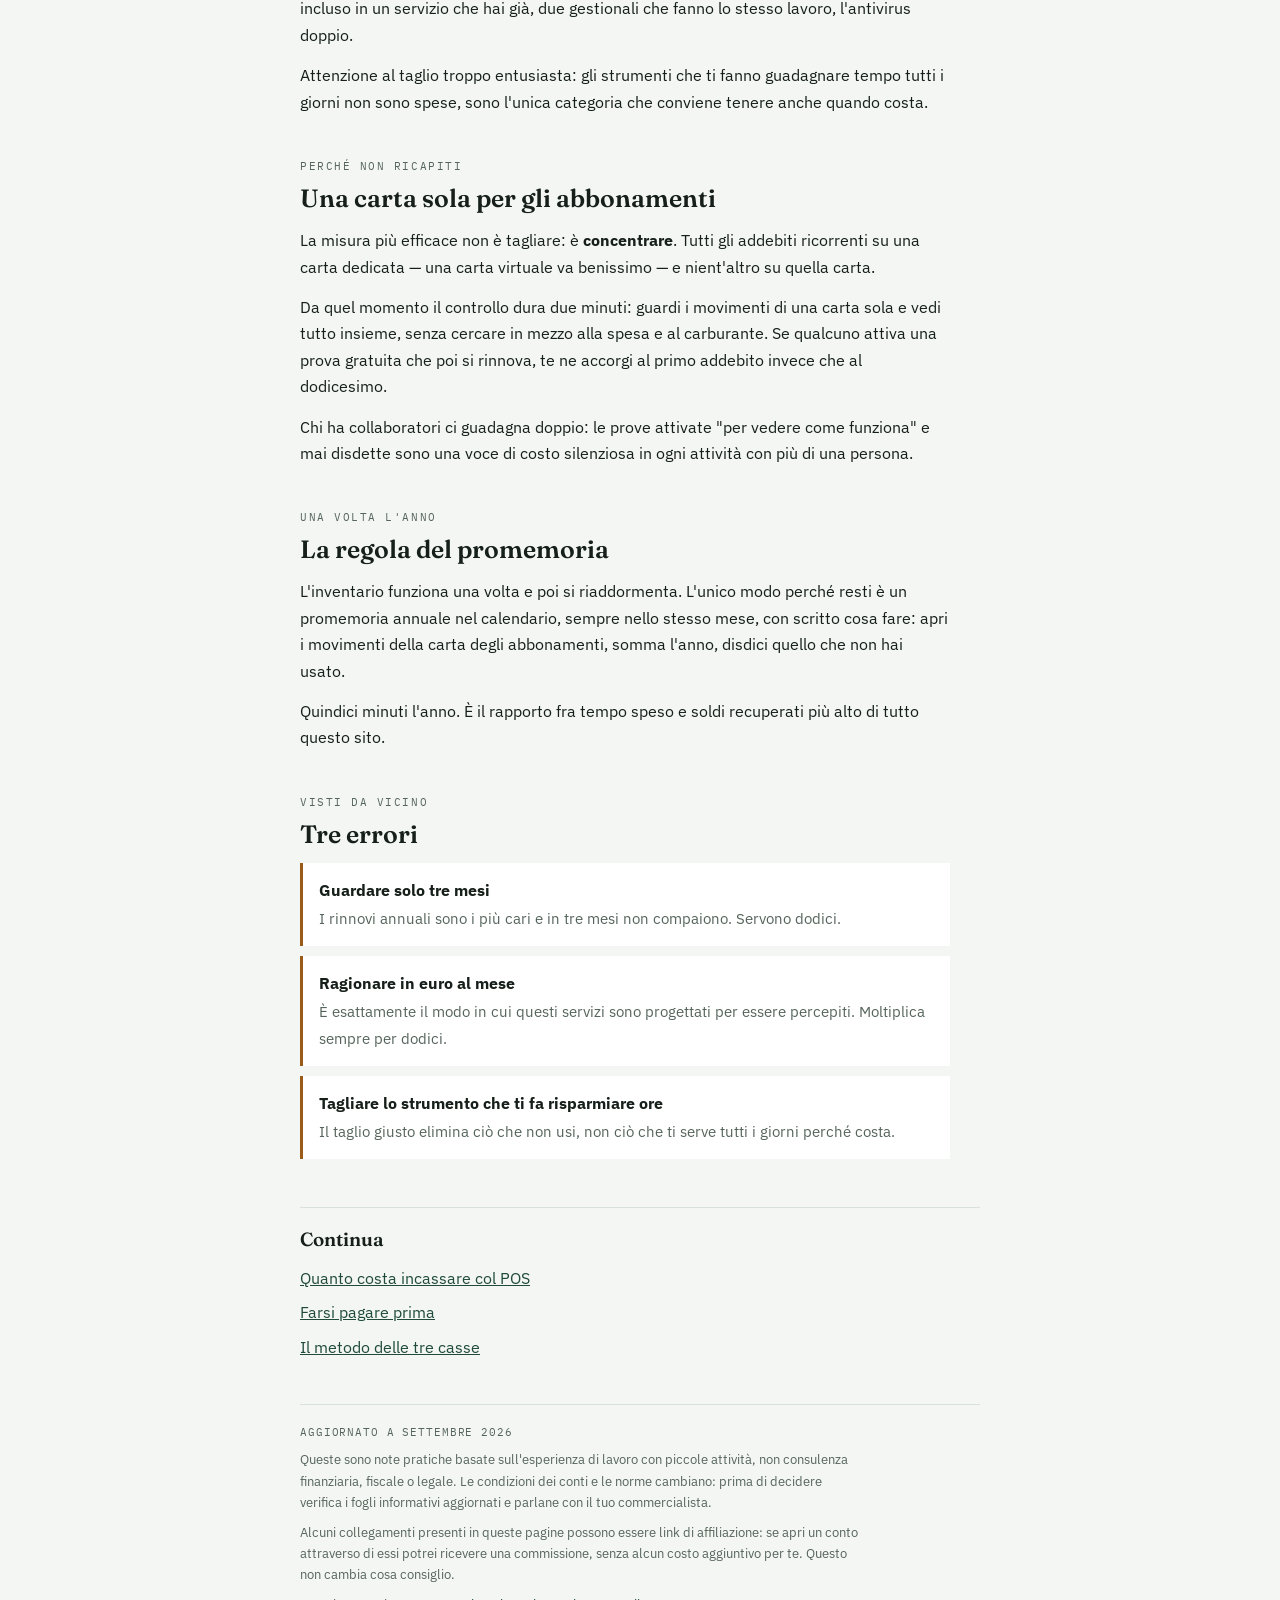
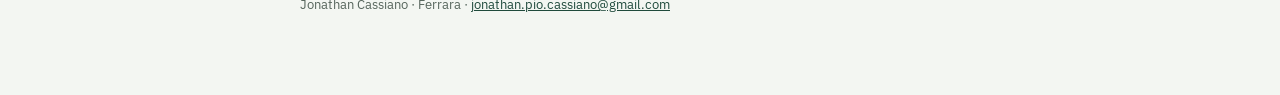
<file: spese-invisibili.html>
<!DOCTYPE html>
<html lang="it">
<head>
<meta charset="utf-8">
<meta name="viewport" content="width=device-width, initial-scale=1">
<title>Le spese che non vedi · Conti in ordine</title>
<meta name="description" content="Abbonamenti e addebiti ricorrenti: come fare l'inventario in venti minuti e quanto pesano davvero in un anno.">
<meta name="author" content="Jonathan Cassiano">
<meta name='impact-site-verification' value='40c36279-f22e-408e-88b5-2db7e5e48806'>
<link rel="preconnect" href="https://fonts.googleapis.com">
<link rel="preconnect" href="https://fonts.gstatic.com" crossorigin>
<link rel="stylesheet" href="https://fonts.googleapis.com/css2?family=Fraunces:opsz,wght@9..144,400;9..144,600&family=IBM+Plex+Mono:wght@400;500&family=IBM+Plex+Sans:wght@400;500;600&display=swap">
<link rel="stylesheet" href="style.css">
</head>
<body>
<div class="wrap">
<nav class="sitenav">
  <a class="brand" href="index.html">Conti in ordine</a>
  <a href="index.html">Da dove si parte</a>
  <a href="pos.html">POS</a>
  <a href="acconti.html">Acconti</a>
  <a href="tre-casse.html">Tre casse</a>
  <a href="spese-invisibili.html" aria-current="page">Spese ricorrenti</a>
</nav>

<header class="masthead">
  <h1>Le spese che non vedi</h1>
  <span class="by">Jonathan Cassiano · Ferrara</span>
</header>

<p class="standfirst">Nessuno si rovina con un abbonamento da dodici euro al mese. Ci si rovina con <strong>undici abbonamenti da dodici euro</strong> che nessuno ha più guardato dal giorno in cui sono stati attivati.</p>

<section>
  <span class="eyebrow">Perché sfuggono</span>
  <h2>Piccole, automatiche, invisibili</h2>
  <p>Gli addebiti ricorrenti hanno tre caratteristiche che li rendono perfetti per non essere notati: sono <strong>piccoli</strong>, quindi nessuno si allarma; sono <strong>automatici</strong>, quindi non richiedono una decisione ogni volta; e sono <strong>mensili</strong>, quindi il cervello li registra come dodici euro e non come centoquarantaquattro.</p>
  <p>Il gestionale degli appuntamenti, lo spazio cloud pieno da due anni, il programma di grafica usato una volta, il servizio di email marketing di quella campagna del 2024, l'antivirus rinnovato in automatico. Nessuno di questi è uno spreco evidente. Insieme sono uno stipendio.</p>

  <div class="pull">Dodici euro al mese non è una spesa piccola: è una decisione presa una volta e pagata per sempre.</div>
</section>

<section>
  <span class="eyebrow">Venti minuti, una volta</span>
  <h2>L'inventario</h2>
  <p>Non serve un metodo complicato. Serve farlo una volta e per bene.</p>
  <ul class="checks">
    <li><span class="n">01</span><span><span class="q">Apri gli ultimi dodici mesi del conto e della carta</span><span class="why">Dodici, non tre: i rinnovi annuali sono i più costosi e passano una volta sola.</span></span></li>
    <li><span class="n">02</span><span><span class="q">Segna ogni addebito che si ripete</span><span class="why">Stesso nome, stesso importo, stessa cadenza. Scrivili su un foglio con l'importo annuo, non mensile.</span></span></li>
    <li><span class="n">03</span><span><span class="q">Accanto a ciascuno scrivi l'ultima volta che l'hai usato</span><span class="why">Se non riesci a rispondere, hai già risposto.</span></span></li>
    <li><span class="n">04</span><span><span class="q">Somma la colonna annua</span><span class="why">È il numero che rende la cosa reale, ed è sempre più alto di quanto avresti detto.</span></span></li>
  </ul>
  <p>Trasformare tutto in importo annuo è la parte che fa la differenza: "quindici euro al mese" non fa muovere nessuno, "centottanta euro all'anno per uno spazio cloud che non apro" fa disdire in trenta secondi.</p>
</section>

<section>
  <span class="eyebrow">Cosa tagliare</span>
  <h2>Tre domande per ogni riga</h2>
  <p><strong>L'ho usato nell'ultimo mese?</strong> Se no, non è un investimento, è un'abitudine di pagamento.</p>
  <p><strong>Se lo disdicessi oggi, cosa si rompe?</strong> Se la risposta è "niente" oppure "dovrei fare una cosa a mano", hai il prezzo di quella comodità davanti agli occhi e puoi decidere se vale.</p>
  <p><strong>Sto pagando due volte la stessa cosa?</strong> È più comune di quanto sembri: lo spazio cloud incluso in un servizio che hai già, due gestionali che fanno lo stesso lavoro, l'antivirus doppio.</p>
  <p>Attenzione al taglio troppo entusiasta: gli strumenti che ti fanno guadagnare tempo tutti i giorni non sono spese, sono l'unica categoria che conviene tenere anche quando costa.</p>
</section>

<section>
  <span class="eyebrow">Perché non ricapiti</span>
  <h2>Una carta sola per gli abbonamenti</h2>
  <p>La misura più efficace non è tagliare: è <strong>concentrare</strong>. Tutti gli addebiti ricorrenti su una carta dedicata — una carta virtuale va benissimo — e nient'altro su quella carta.</p>
  <p>Da quel momento il controllo dura due minuti: guardi i movimenti di una carta sola e vedi tutto insieme, senza cercare in mezzo alla spesa e al carburante. Se qualcuno attiva una prova gratuita che poi si rinnova, te ne accorgi al primo addebito invece che al dodicesimo.</p>
  <p>Chi ha collaboratori ci guadagna doppio: le prove attivate "per vedere come funziona" e mai disdette sono una voce di costo silenziosa in ogni attività con più di una persona.</p>
</section>

<section>
  <span class="eyebrow">Una volta l'anno</span>
  <h2>La regola del promemoria</h2>
  <p>L'inventario funziona una volta e poi si riaddormenta. L'unico modo perché resti è un promemoria annuale nel calendario, sempre nello stesso mese, con scritto cosa fare: apri i movimenti della carta degli abbonamenti, somma l'anno, disdici quello che non hai usato.</p>
  <p>Quindici minuti l'anno. È il rapporto fra tempo speso e soldi recuperati più alto di tutto questo sito.</p>
</section>

<section>
  <span class="eyebrow">Visti da vicino</span>
  <h2>Tre errori</h2>
  <ul class="mistakes">
    <li><b>Guardare solo tre mesi</b><span>I rinnovi annuali sono i più cari e in tre mesi non compaiono. Servono dodici.</span></li>
    <li><b>Ragionare in euro al mese</b><span>È esattamente il modo in cui questi servizi sono progettati per essere percepiti. Moltiplica sempre per dodici.</span></li>
    <li><b>Tagliare lo strumento che ti fa risparmiare ore</b><span>Il taglio giusto elimina ciò che non usi, non ciò che ti serve tutti i giorni perché costa.</span></li>
  </ul>
</section>
<section class="next">
<h2>Continua</h2>
<ul>
<li><a href="pos.html">Quanto costa incassare col POS</a></li>
<li><a href="acconti.html">Farsi pagare prima</a></li>
<li><a href="tre-casse.html">Il metodo delle tre casse</a></li>
</ul>
</section>
<footer>
<p class="updated">Aggiornato a settembre 2026</p>
<p>Queste sono note pratiche basate sull'esperienza di lavoro con piccole attività, non consulenza finanziaria, fiscale o legale. Le condizioni dei conti e le norme cambiano: prima di decidere verifica i fogli informativi aggiornati e parlane con il tuo commercialista.</p>
<p>Alcuni collegamenti presenti in queste pagine possono essere link di affiliazione: se apri un conto attraverso di essi potrei ricevere una commissione, senza alcun costo aggiuntivo per te. Questo non cambia cosa consiglio.</p>
<p>Jonathan Cassiano · Ferrara · <a href="mailto:jonathan.pio.cassiano@gmail.com">jonathan.pio.cassiano@gmail.com</a></p>
</footer>
</div>
</body>
</html>
</file>
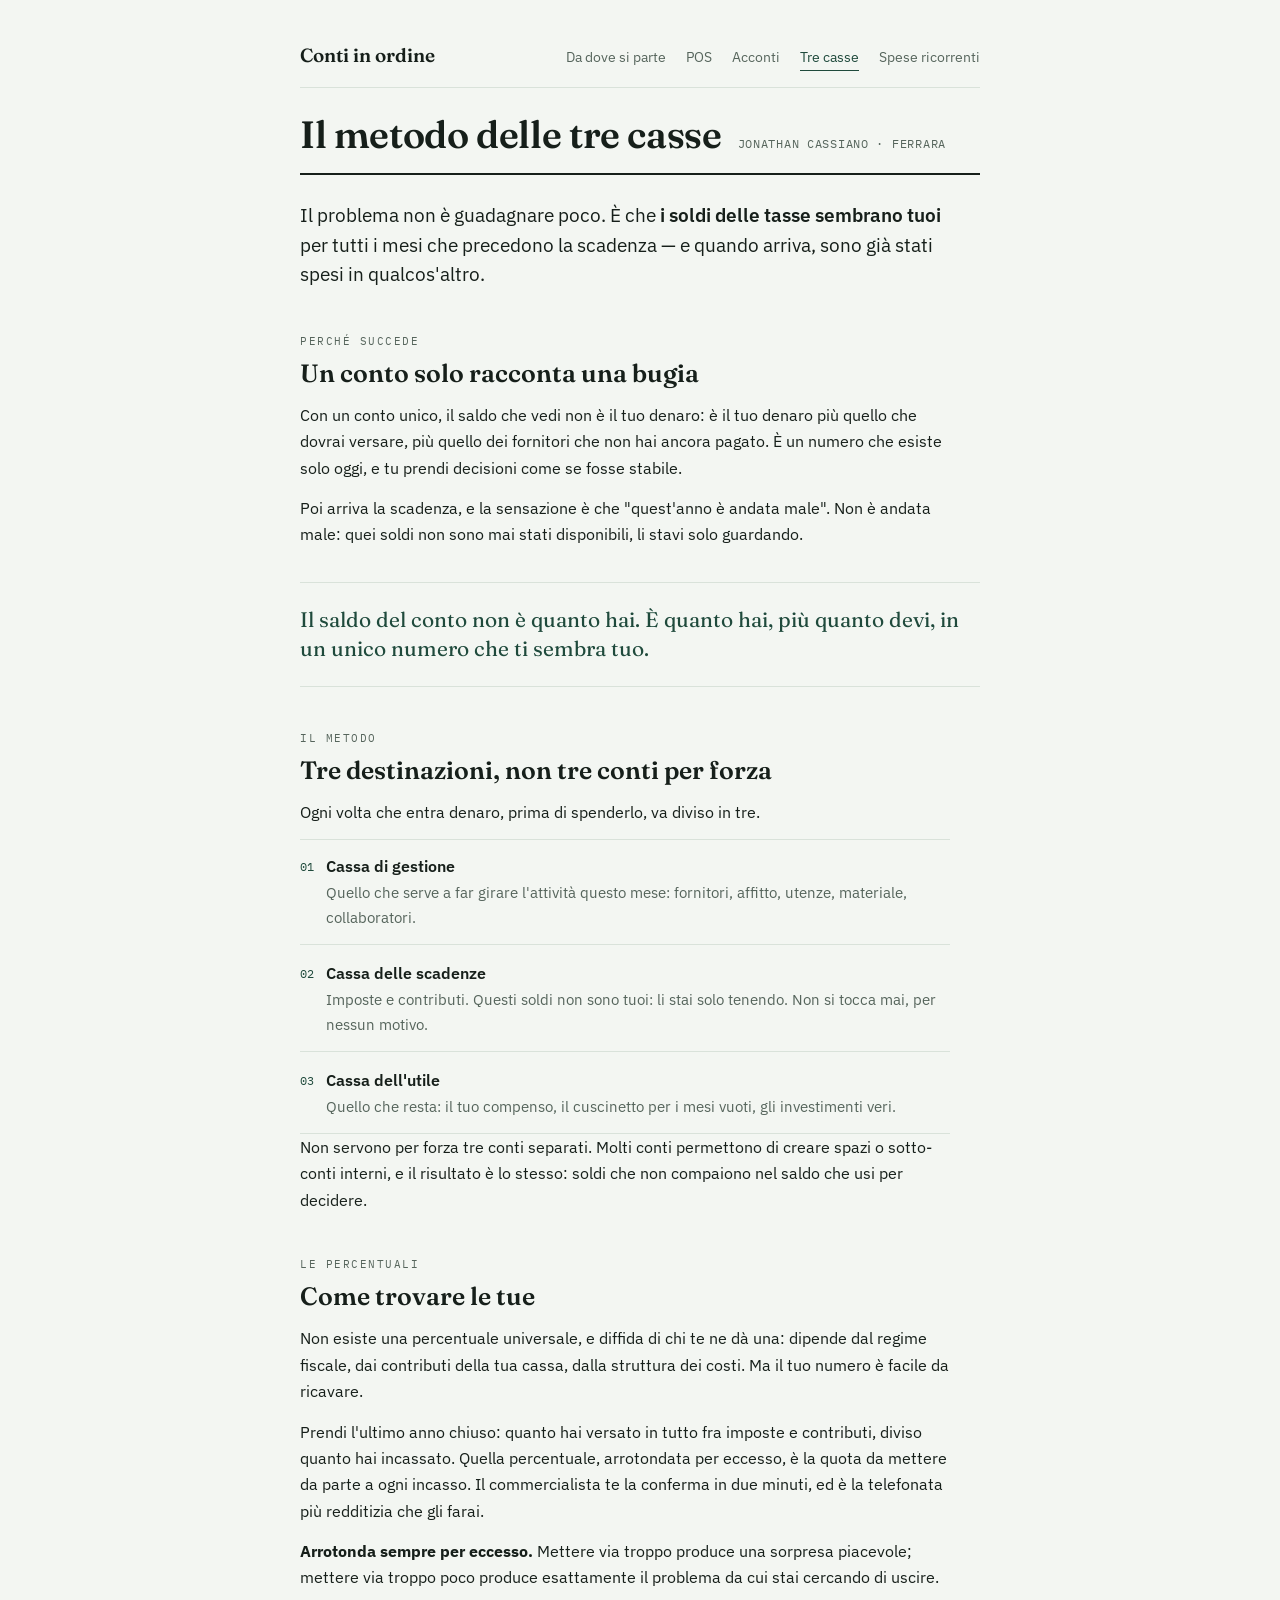
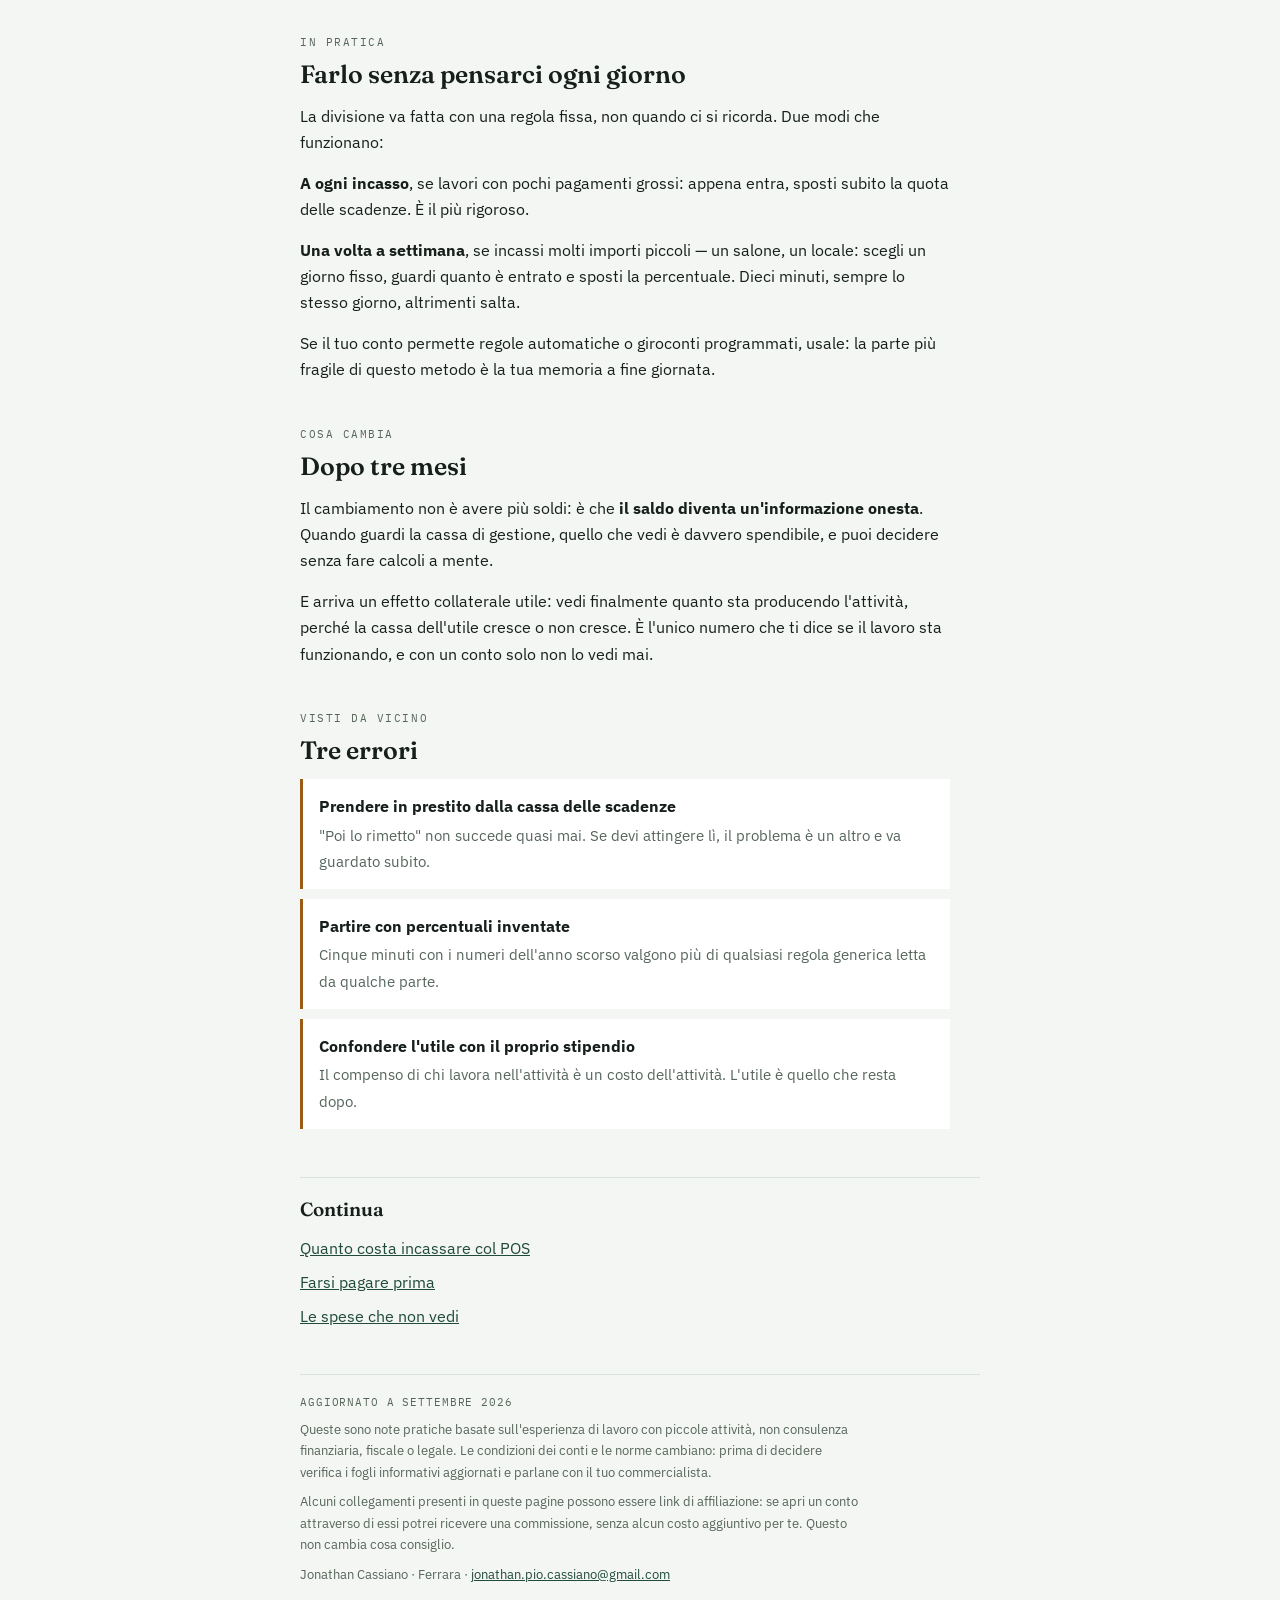
<file: tre-casse.html>
<!DOCTYPE html>
<html lang="it">
<head>
<meta charset="utf-8">
<meta name="viewport" content="width=device-width, initial-scale=1">
<title>Il metodo delle tre casse · Conti in ordine</title>
<meta name="description" content="Come dividere gli incassi fra gestione, tasse e utile, così le scadenze non arrivano mai a sorpresa.">
<meta name="author" content="Jonathan Cassiano">
<meta name='impact-site-verification' value='40c36279-f22e-408e-88b5-2db7e5e48806'>
<link rel="preconnect" href="https://fonts.googleapis.com">
<link rel="preconnect" href="https://fonts.gstatic.com" crossorigin>
<link rel="stylesheet" href="https://fonts.googleapis.com/css2?family=Fraunces:opsz,wght@9..144,400;9..144,600&family=IBM+Plex+Mono:wght@400;500&family=IBM+Plex+Sans:wght@400;500;600&display=swap">
<link rel="stylesheet" href="style.css">
</head>
<body>
<div class="wrap">
<nav class="sitenav">
  <a class="brand" href="index.html">Conti in ordine</a>
  <a href="index.html">Da dove si parte</a>
  <a href="pos.html">POS</a>
  <a href="acconti.html">Acconti</a>
  <a href="tre-casse.html" aria-current="page">Tre casse</a>
  <a href="spese-invisibili.html">Spese ricorrenti</a>
</nav>

<header class="masthead">
  <h1>Il metodo delle tre casse</h1>
  <span class="by">Jonathan Cassiano · Ferrara</span>
</header>

<p class="standfirst">Il problema non è guadagnare poco. È che <strong>i soldi delle tasse sembrano tuoi</strong> per tutti i mesi che precedono la scadenza — e quando arriva, sono già stati spesi in qualcos'altro.</p>

<section>
  <span class="eyebrow">Perché succede</span>
  <h2>Un conto solo racconta una bugia</h2>
  <p>Con un conto unico, il saldo che vedi non è il tuo denaro: è il tuo denaro più quello che dovrai versare, più quello dei fornitori che non hai ancora pagato. È un numero che esiste solo oggi, e tu prendi decisioni come se fosse stabile.</p>
  <p>Poi arriva la scadenza, e la sensazione è che "quest'anno è andata male". Non è andata male: quei soldi non sono mai stati disponibili, li stavi solo guardando.</p>

  <div class="pull">Il saldo del conto non è quanto hai. È quanto hai, più quanto devi, in un unico numero che ti sembra tuo.</div>
</section>

<section>
  <span class="eyebrow">Il metodo</span>
  <h2>Tre destinazioni, non tre conti per forza</h2>
  <p>Ogni volta che entra denaro, prima di spenderlo, va diviso in tre.</p>
  <ul class="checks">
    <li><span class="n">01</span><span><span class="q">Cassa di gestione</span><span class="why">Quello che serve a far girare l'attività questo mese: fornitori, affitto, utenze, materiale, collaboratori.</span></span></li>
    <li><span class="n">02</span><span><span class="q">Cassa delle scadenze</span><span class="why">Imposte e contributi. Questi soldi non sono tuoi: li stai solo tenendo. Non si tocca mai, per nessun motivo.</span></span></li>
    <li><span class="n">03</span><span><span class="q">Cassa dell'utile</span><span class="why">Quello che resta: il tuo compenso, il cuscinetto per i mesi vuoti, gli investimenti veri.</span></span></li>
  </ul>
  <p>Non servono per forza tre conti separati. Molti conti permettono di creare spazi o sotto-conti interni, e il risultato è lo stesso: soldi che non compaiono nel saldo che usi per decidere.</p>
</section>

<section>
  <span class="eyebrow">Le percentuali</span>
  <h2>Come trovare le tue</h2>
  <p>Non esiste una percentuale universale, e diffida di chi te ne dà una: dipende dal regime fiscale, dai contributi della tua cassa, dalla struttura dei costi. Ma il tuo numero è facile da ricavare.</p>
  <p>Prendi l'ultimo anno chiuso: quanto hai versato in tutto fra imposte e contributi, diviso quanto hai incassato. Quella percentuale, arrotondata per eccesso, è la quota da mettere da parte a ogni incasso. Il commercialista te la conferma in due minuti, ed è la telefonata più redditizia che gli farai.</p>
  <p><strong>Arrotonda sempre per eccesso.</strong> Mettere via troppo produce una sorpresa piacevole; mettere via troppo poco produce esattamente il problema da cui stai cercando di uscire.</p>
</section>

<section>
  <span class="eyebrow">In pratica</span>
  <h2>Farlo senza pensarci ogni giorno</h2>
  <p>La divisione va fatta con una regola fissa, non quando ci si ricorda. Due modi che funzionano:</p>
  <p><strong>A ogni incasso</strong>, se lavori con pochi pagamenti grossi: appena entra, sposti subito la quota delle scadenze. È il più rigoroso.</p>
  <p><strong>Una volta a settimana</strong>, se incassi molti importi piccoli — un salone, un locale: scegli un giorno fisso, guardi quanto è entrato e sposti la percentuale. Dieci minuti, sempre lo stesso giorno, altrimenti salta.</p>
  <p>Se il tuo conto permette regole automatiche o giroconti programmati, usale: la parte più fragile di questo metodo è la tua memoria a fine giornata.</p>
</section>

<section>
  <span class="eyebrow">Cosa cambia</span>
  <h2>Dopo tre mesi</h2>
  <p>Il cambiamento non è avere più soldi: è che <strong>il saldo diventa un'informazione onesta</strong>. Quando guardi la cassa di gestione, quello che vedi è davvero spendibile, e puoi decidere senza fare calcoli a mente.</p>
  <p>E arriva un effetto collaterale utile: vedi finalmente quanto sta producendo l'attività, perché la cassa dell'utile cresce o non cresce. È l'unico numero che ti dice se il lavoro sta funzionando, e con un conto solo non lo vedi mai.</p>
</section>

<section>
  <span class="eyebrow">Visti da vicino</span>
  <h2>Tre errori</h2>
  <ul class="mistakes">
    <li><b>Prendere in prestito dalla cassa delle scadenze</b><span>"Poi lo rimetto" non succede quasi mai. Se devi attingere lì, il problema è un altro e va guardato subito.</span></li>
    <li><b>Partire con percentuali inventate</b><span>Cinque minuti con i numeri dell'anno scorso valgono più di qualsiasi regola generica letta da qualche parte.</span></li>
    <li><b>Confondere l'utile con il proprio stipendio</b><span>Il compenso di chi lavora nell'attività è un costo dell'attività. L'utile è quello che resta dopo.</span></li>
  </ul>
</section>
<section class="next">
<h2>Continua</h2>
<ul>
<li><a href="pos.html">Quanto costa incassare col POS</a></li>
<li><a href="acconti.html">Farsi pagare prima</a></li>
<li><a href="spese-invisibili.html">Le spese che non vedi</a></li>
</ul>
</section>
<footer>
<p class="updated">Aggiornato a settembre 2026</p>
<p>Queste sono note pratiche basate sull'esperienza di lavoro con piccole attività, non consulenza finanziaria, fiscale o legale. Le condizioni dei conti e le norme cambiano: prima di decidere verifica i fogli informativi aggiornati e parlane con il tuo commercialista.</p>
<p>Alcuni collegamenti presenti in queste pagine possono essere link di affiliazione: se apri un conto attraverso di essi potrei ricevere una commissione, senza alcun costo aggiuntivo per te. Questo non cambia cosa consiglio.</p>
<p>Jonathan Cassiano · Ferrara · <a href="mailto:jonathan.pio.cassiano@gmail.com">jonathan.pio.cassiano@gmail.com</a></p>
</footer>
</div>
</body>
</html>
</file>
<file: style.css>
:root{
  --ground:#F3F6F2;
  --surface:#FFFFFF;
  --ink:#161F1A;
  --ink-soft:#56655C;
  --rule:#D9E2DA;
  --accent:#1F4A3C;
  --accent-soft:#E4EDE6;
  --mark:#9A5B18;
  --display:"Fraunces",Georgia,"Times New Roman",serif;
  --body:"IBM Plex Sans","Segoe UI",system-ui,sans-serif;
  --mono:"IBM Plex Mono","SF Mono",Consolas,monospace;
}
@media (prefers-color-scheme: dark){
  :root{
    --ground:#0F1512;
    --surface:#161E19;
    --ink:#E7EFE8;
    --ink-soft:#9AAB9F;
    --rule:#25322B;
    --accent:#7FC6A3;
    --accent-soft:#1A2822;
    --mark:#D79A55;
  }
}

*{box-sizing:border-box}
html{-webkit-text-size-adjust:100%}
img{max-width:100%}

body{
  margin:0;
  background:var(--ground);
  color:var(--ink);
  font-family:var(--body);
  font-size:16px;
  line-height:1.65;
  -webkit-font-smoothing:antialiased;
}
.wrap{
  max-width:720px;
  margin:0 auto;
  padding-inline:20px;
  padding-block:40px 72px;
}

/* navigazione */
.sitenav{
  display:flex;
  flex-wrap:wrap;
  align-items:baseline;
  gap:8px 20px;
  padding-bottom:16px;
  margin-bottom:26px;
  border-bottom:1px solid var(--rule);
}
.sitenav .brand{
  font-family:var(--display);
  font-weight:600;
  font-size:19px;
  color:var(--ink);
  text-decoration:none;
  margin-right:auto;
}
.sitenav a:not(.brand){
  font-size:14px;
  color:var(--ink-soft);
  text-decoration:none;
  border-bottom:1px solid transparent;
  padding-bottom:1px;
}
.sitenav a:not(.brand):hover{color:var(--accent);border-bottom-color:var(--accent);}
.sitenav a[aria-current="page"]{color:var(--accent);border-bottom-color:var(--accent);}

.masthead{
  display:flex;
  flex-wrap:wrap;
  align-items:baseline;
  gap:10px 16px;
  padding-bottom:18px;
  border-bottom:2px solid var(--ink);
}
.masthead h1{
  font-family:var(--display);
  font-weight:600;
  font-size:clamp(28px,5.5vw,38px);
  line-height:1.08;
  margin:0;
  letter-spacing:-0.01em;
  text-wrap:balance;
}
.masthead .by{
  font-family:var(--mono);
  font-size:12px;
  letter-spacing:.06em;
  text-transform:uppercase;
  color:var(--ink-soft);
}

.standfirst{
  font-size:19px;
  line-height:1.55;
  margin:26px 0 0;
  max-width:60ch;
}
.standfirst strong{font-weight:600;}

section{margin-top:42px;}
h2{
  font-family:var(--display);
  font-weight:600;
  font-size:25px;
  line-height:1.2;
  margin:0 0 14px;
  text-wrap:balance;
}
h3{font-size:16px;font-weight:600;margin:26px 0 6px;}
p{margin:0 0 14px;max-width:65ch;}
a{color:var(--accent);}
ul,ol{max-width:65ch;}
li{margin-bottom:6px;}

.eyebrow{
  font-family:var(--mono);
  font-size:11px;
  letter-spacing:.14em;
  text-transform:uppercase;
  color:var(--ink-soft);
  display:block;
  margin-bottom:8px;
}

.checks{list-style:none;padding:0;margin:0;display:flex;flex-direction:column;gap:2px;}
.checks li{
  display:grid;
  grid-template-columns:auto 1fr;
  gap:12px;
  align-items:start;
  padding:13px 0;
  border-bottom:1px solid var(--rule);
  margin:0;
}
.checks li:first-child{border-top:1px solid var(--rule);}
.checks .n{
  font-family:var(--mono);
  font-size:12px;
  color:var(--accent);
  padding-top:4px;
  font-variant-numeric:tabular-nums;
}
.checks .q{font-weight:600;}
.checks .why{color:var(--ink-soft);font-size:15px;display:block;margin-top:2px;}

.compare{width:100%;border-collapse:collapse;font-size:15px;}
.compare th,.compare td{text-align:left;padding:11px 14px 11px 0;border-bottom:1px solid var(--rule);vertical-align:top;}
.compare th{
  font-family:var(--mono);
  font-weight:500;
  font-size:11px;
  letter-spacing:.1em;
  text-transform:uppercase;
  color:var(--ink-soft);
}
.compare td:first-child{font-weight:600;}
.scroller{overflow-x:auto;}

.mistakes{margin:0;padding:0;list-style:none;}
.mistakes li{
  padding:14px 16px;
  background:var(--surface);
  border-left:3px solid var(--mark);
  margin-bottom:10px;
}
.mistakes b{display:block;margin-bottom:2px;}
.mistakes span{color:var(--ink-soft);font-size:15px;}

.pull{
  font-family:var(--display);
  font-size:21px;
  line-height:1.4;
  color:var(--accent);
  border-top:1px solid var(--rule);
  border-bottom:1px solid var(--rule);
  padding:22px 0;
  margin:34px 0;
  max-width:58ch;
}

.about{background:var(--accent-soft);padding:22px;margin-top:52px;}
.about h2{margin-top:0;}
.about p:last-child{margin-bottom:0;}

.next{
  margin-top:48px;
  padding-top:20px;
  border-top:1px solid var(--rule);
}
.next h2{font-size:19px;}
.next ul{list-style:none;padding:0;margin:0;}
.next li{margin-bottom:8px;}

footer{
  margin-top:44px;
  padding-top:18px;
  border-top:1px solid var(--rule);
  font-size:13px;
  color:var(--ink-soft);
}
footer p{max-width:70ch;margin-bottom:8px;}
.updated{font-family:var(--mono);font-size:11px;letter-spacing:.08em;text-transform:uppercase;}
</file>
